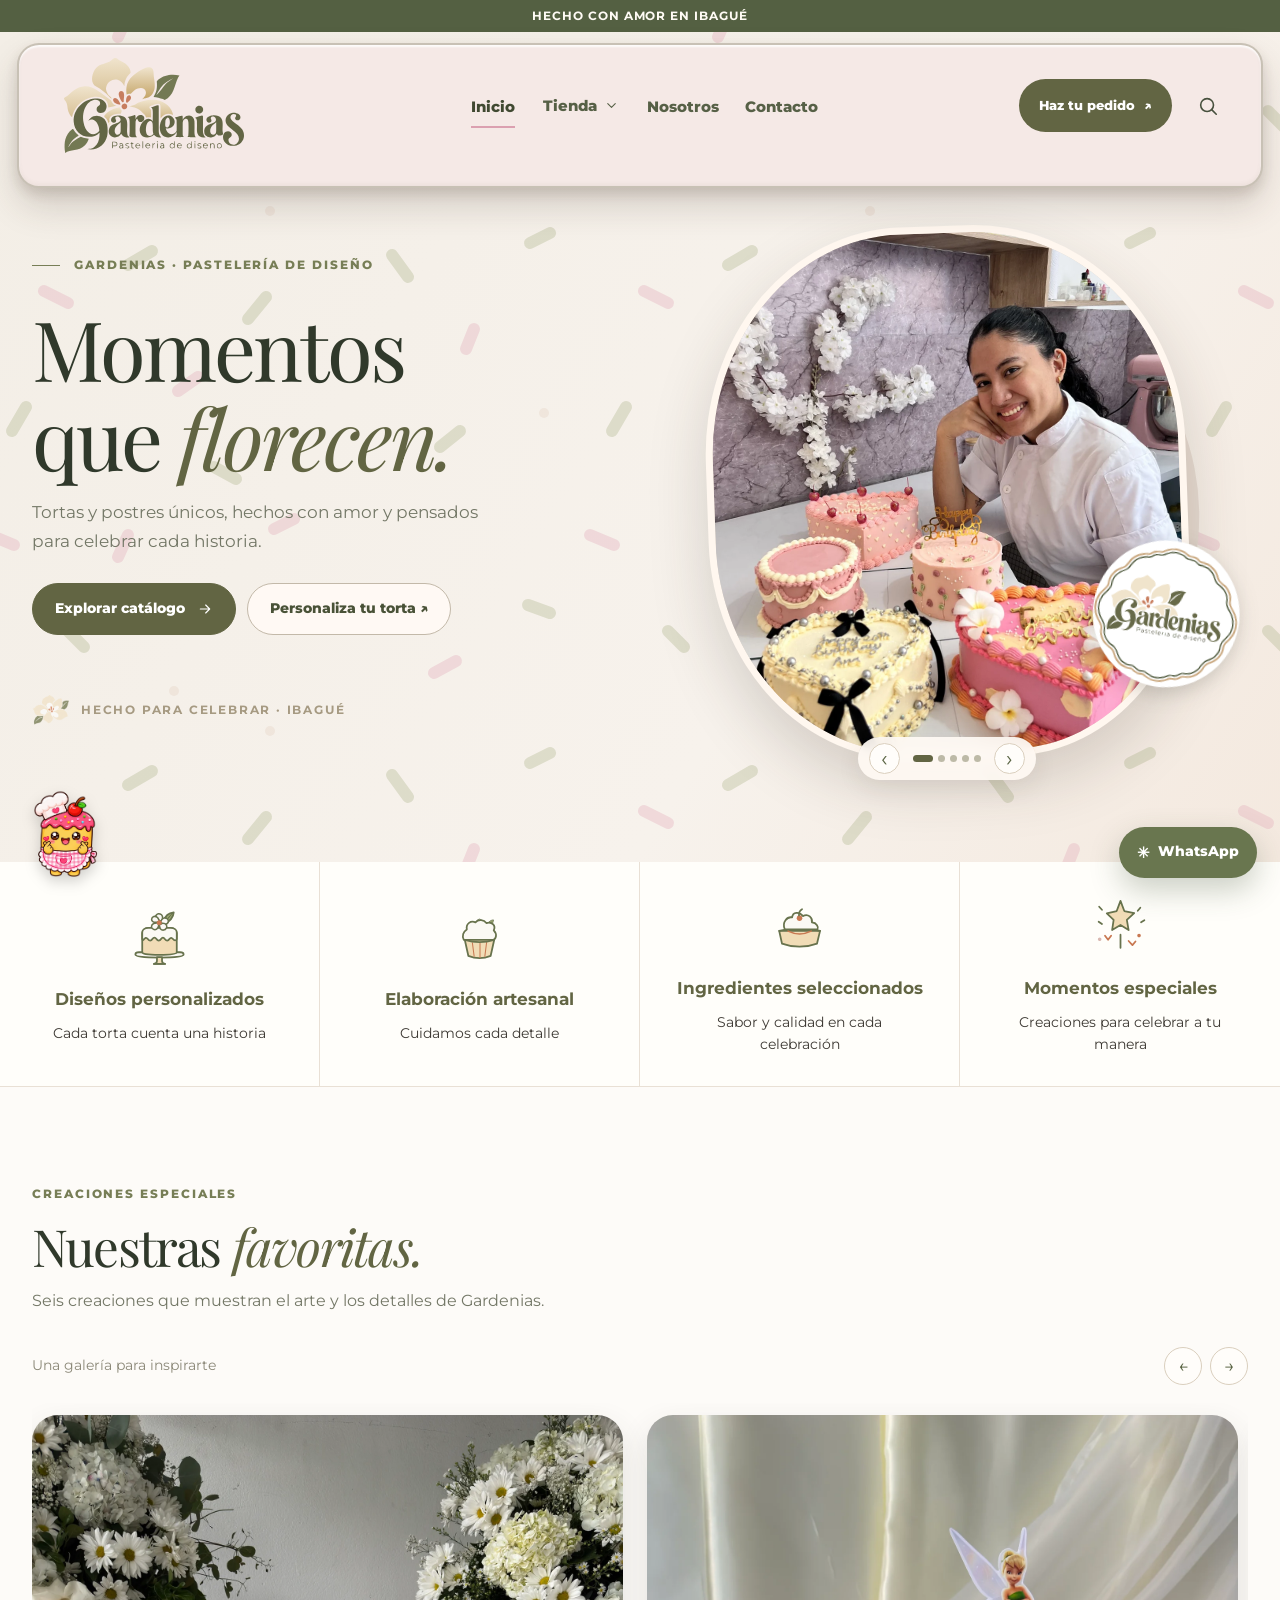
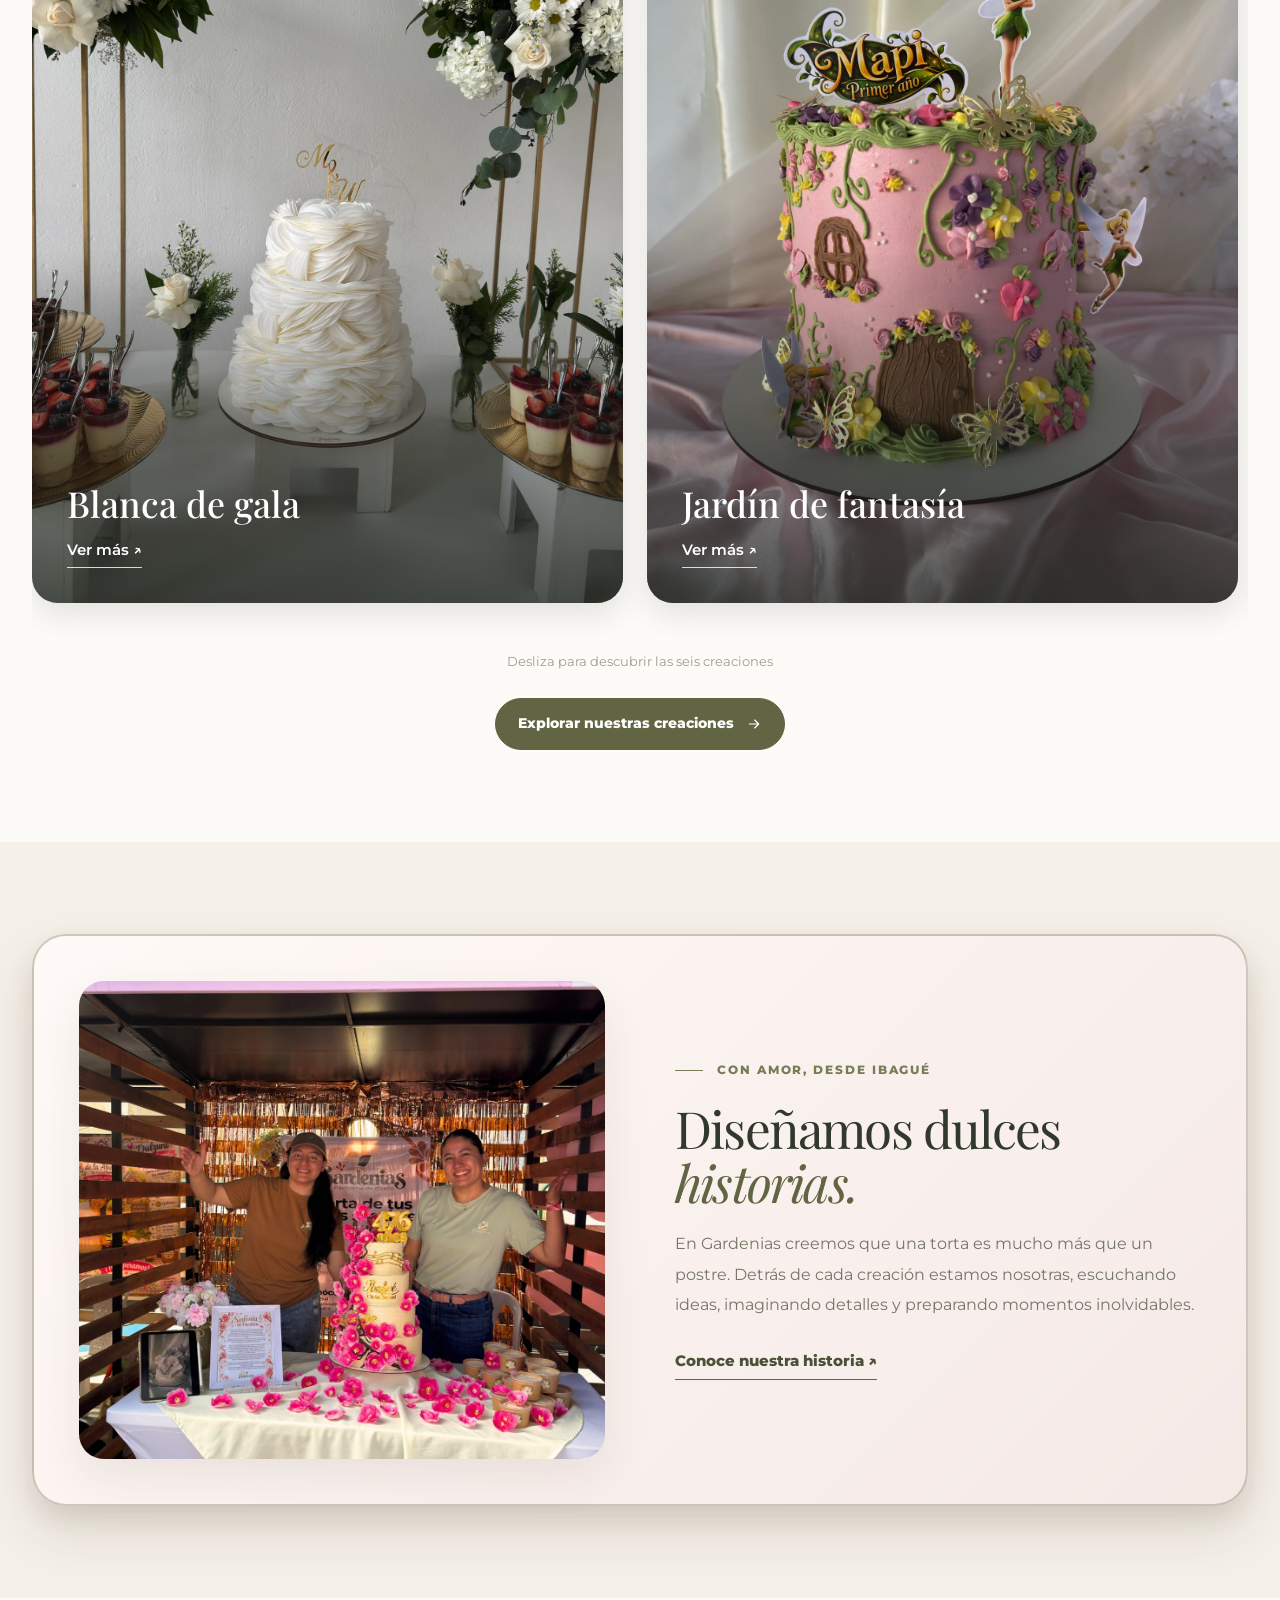
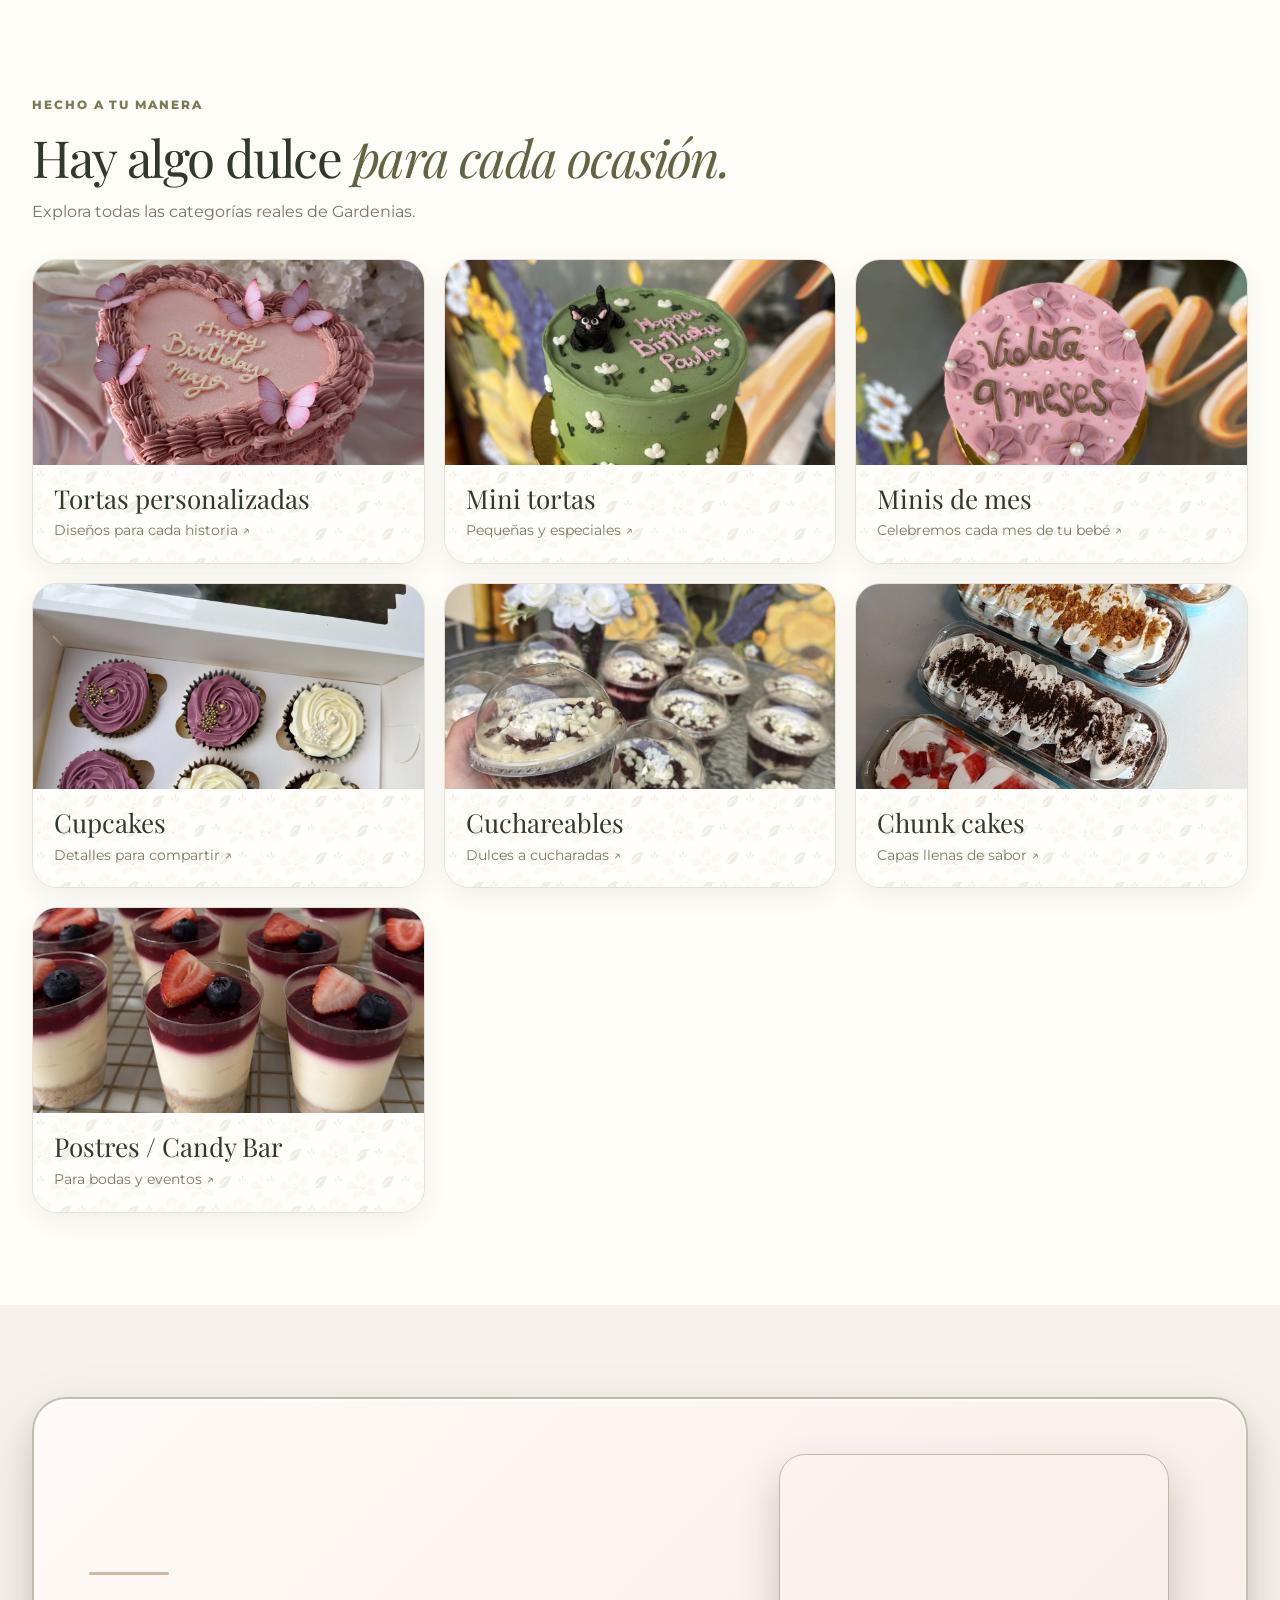
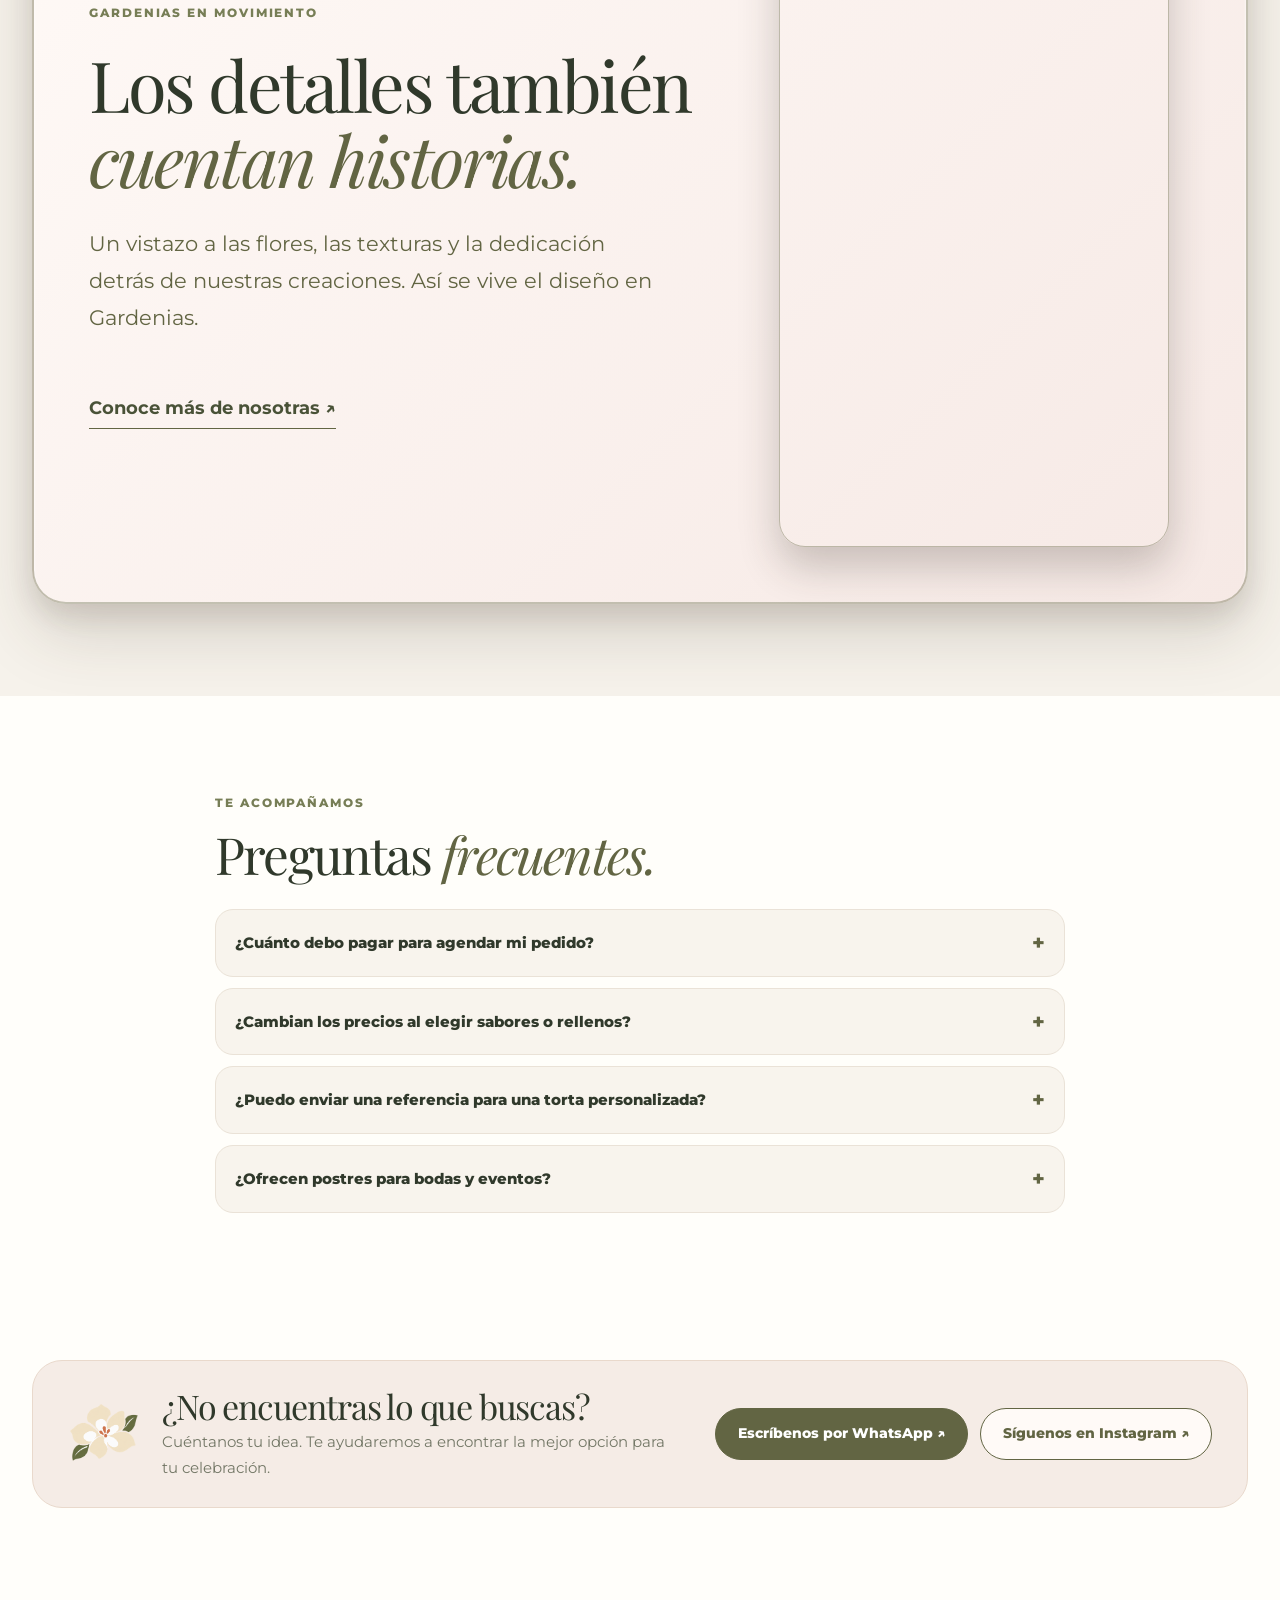
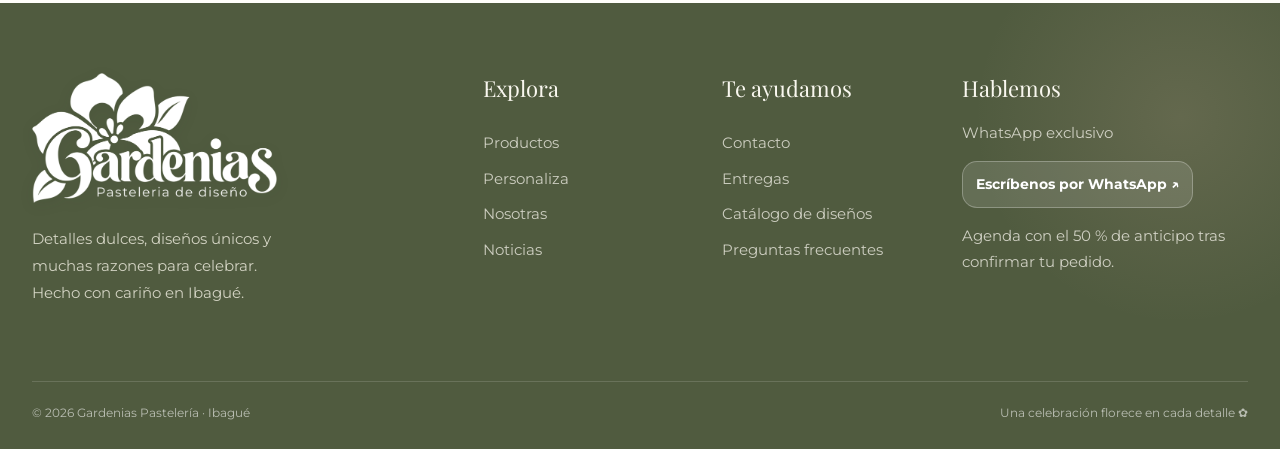
<file: index.html>
<!doctype html>
<html lang="es">
<head>
<meta charset="utf-8"><meta name="viewport" content="width=device-width, initial-scale=1">
<meta name="theme-color" content="#fdfbf7">
<meta name="description" content="Gardenias Pastelería de diseño en Ibagué. Tortas personalizadas, mini tortas, cupcakes, cuchareables, chunk cakes y candy bar para bodas y eventos.">
<link rel="icon" href="assets/img/logos/favicon-gardenias.png">
<link rel="stylesheet" href="assets/css/style.css">
<title>Gardenias Pastelería | Index</title>
</head>
<body data-page="index"><div id="app"></div>
<script src="assets/js/data.js" defer></script>
<script src="assets/js/app.js" defer></script>
</body></html>
</file>
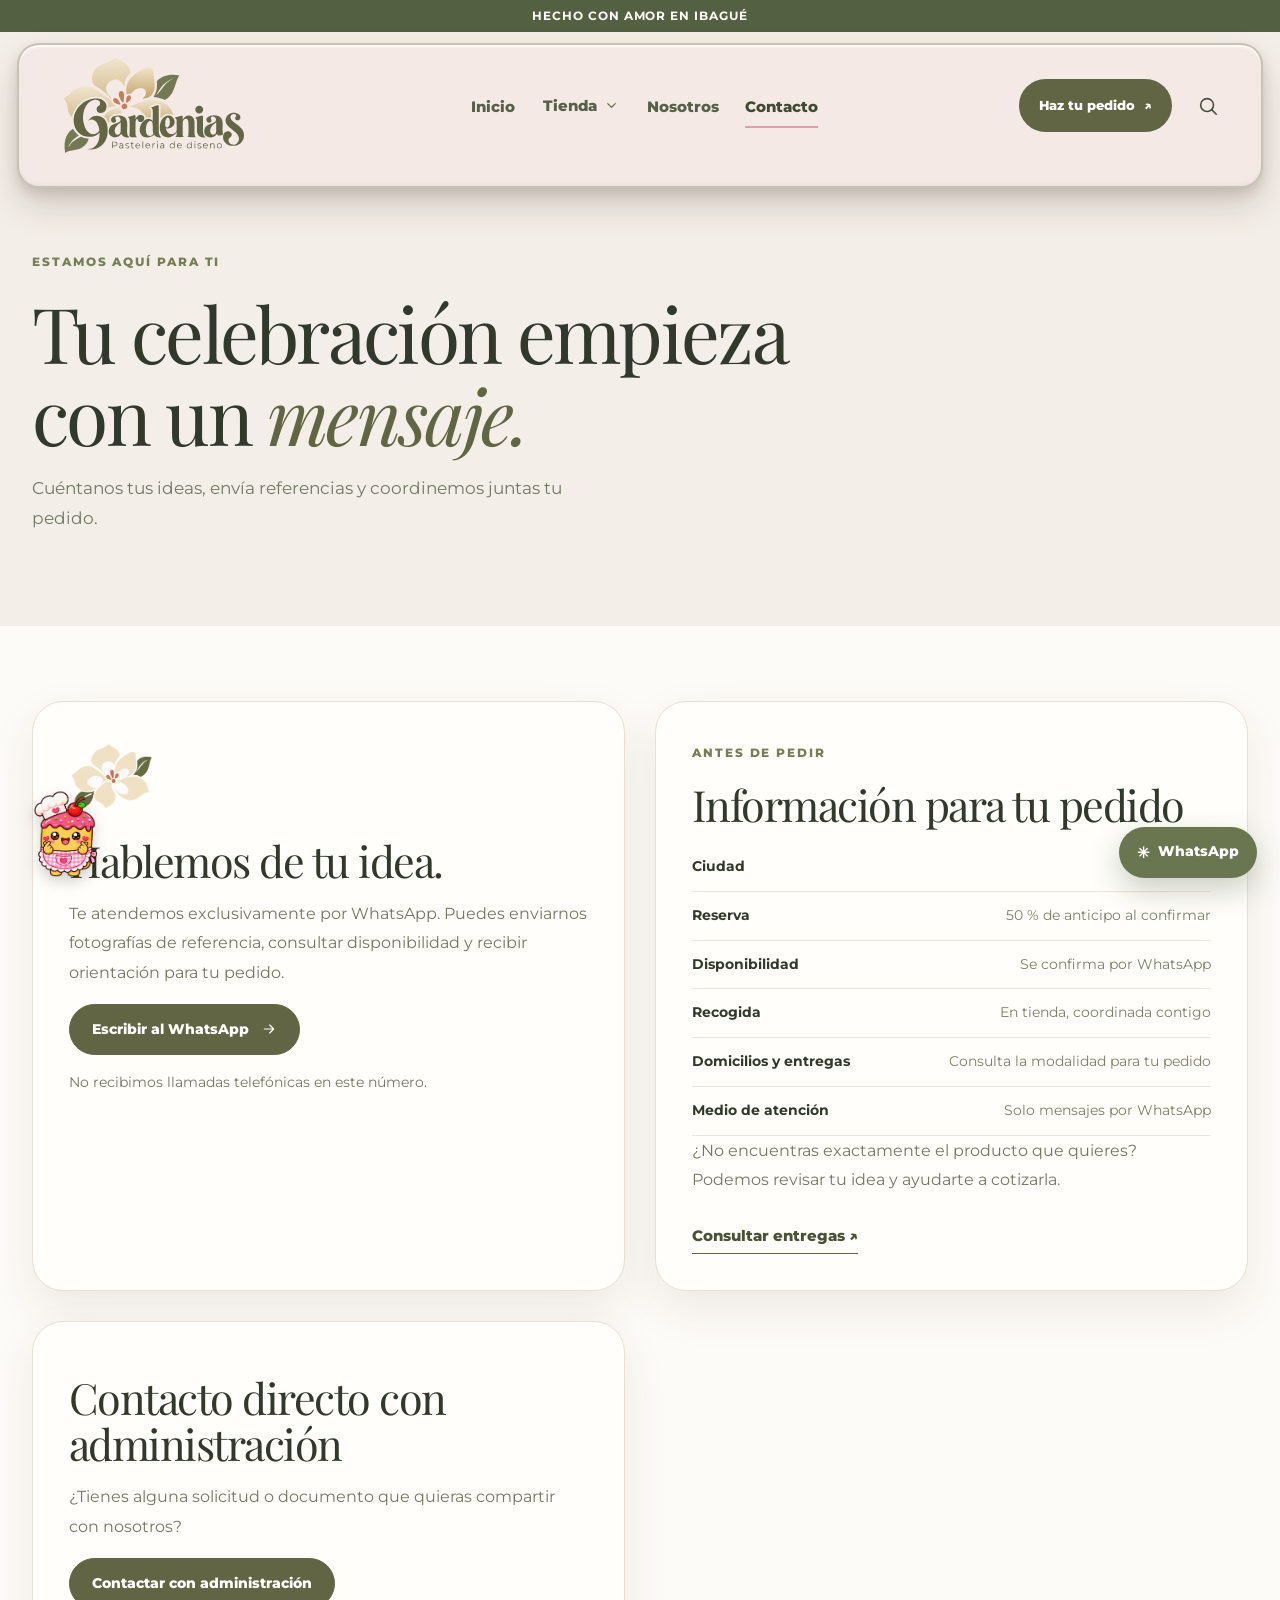
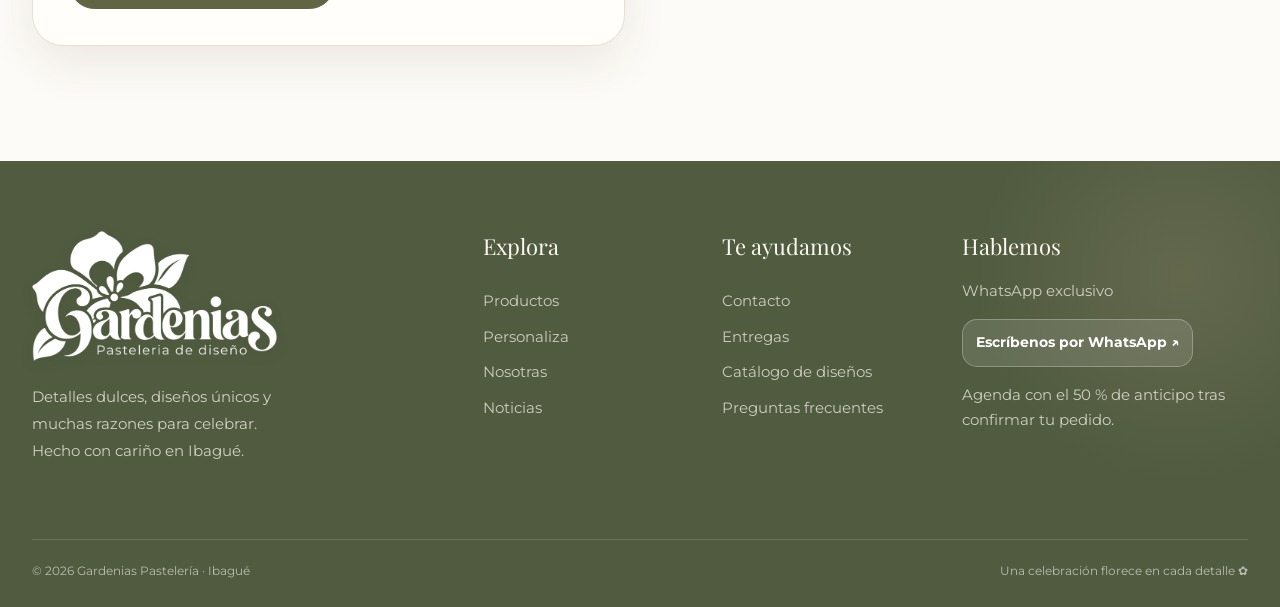
<file: contacto.html>
<!doctype html>
<html lang="es">
<head>
<meta charset="utf-8"><meta name="viewport" content="width=device-width, initial-scale=1">
<meta name="theme-color" content="#fdfbf7">
<meta name="description" content="Gardenias Pastelería de diseño en Ibagué. Tortas personalizadas, mini tortas, cupcakes, cuchareables, chunk cakes y candy bar para bodas y eventos.">
<link rel="icon" href="assets/img/logos/favicon-gardenias.png">
<link rel="stylesheet" href="assets/css/style.css">
<title>Gardenias Pastelería | Contacto</title>
</head>
<body data-page="contacto"><div id="app"></div>
<script src="assets/js/data.js" defer></script>
<script src="assets/js/app.js" defer></script>
</body></html>
</file>
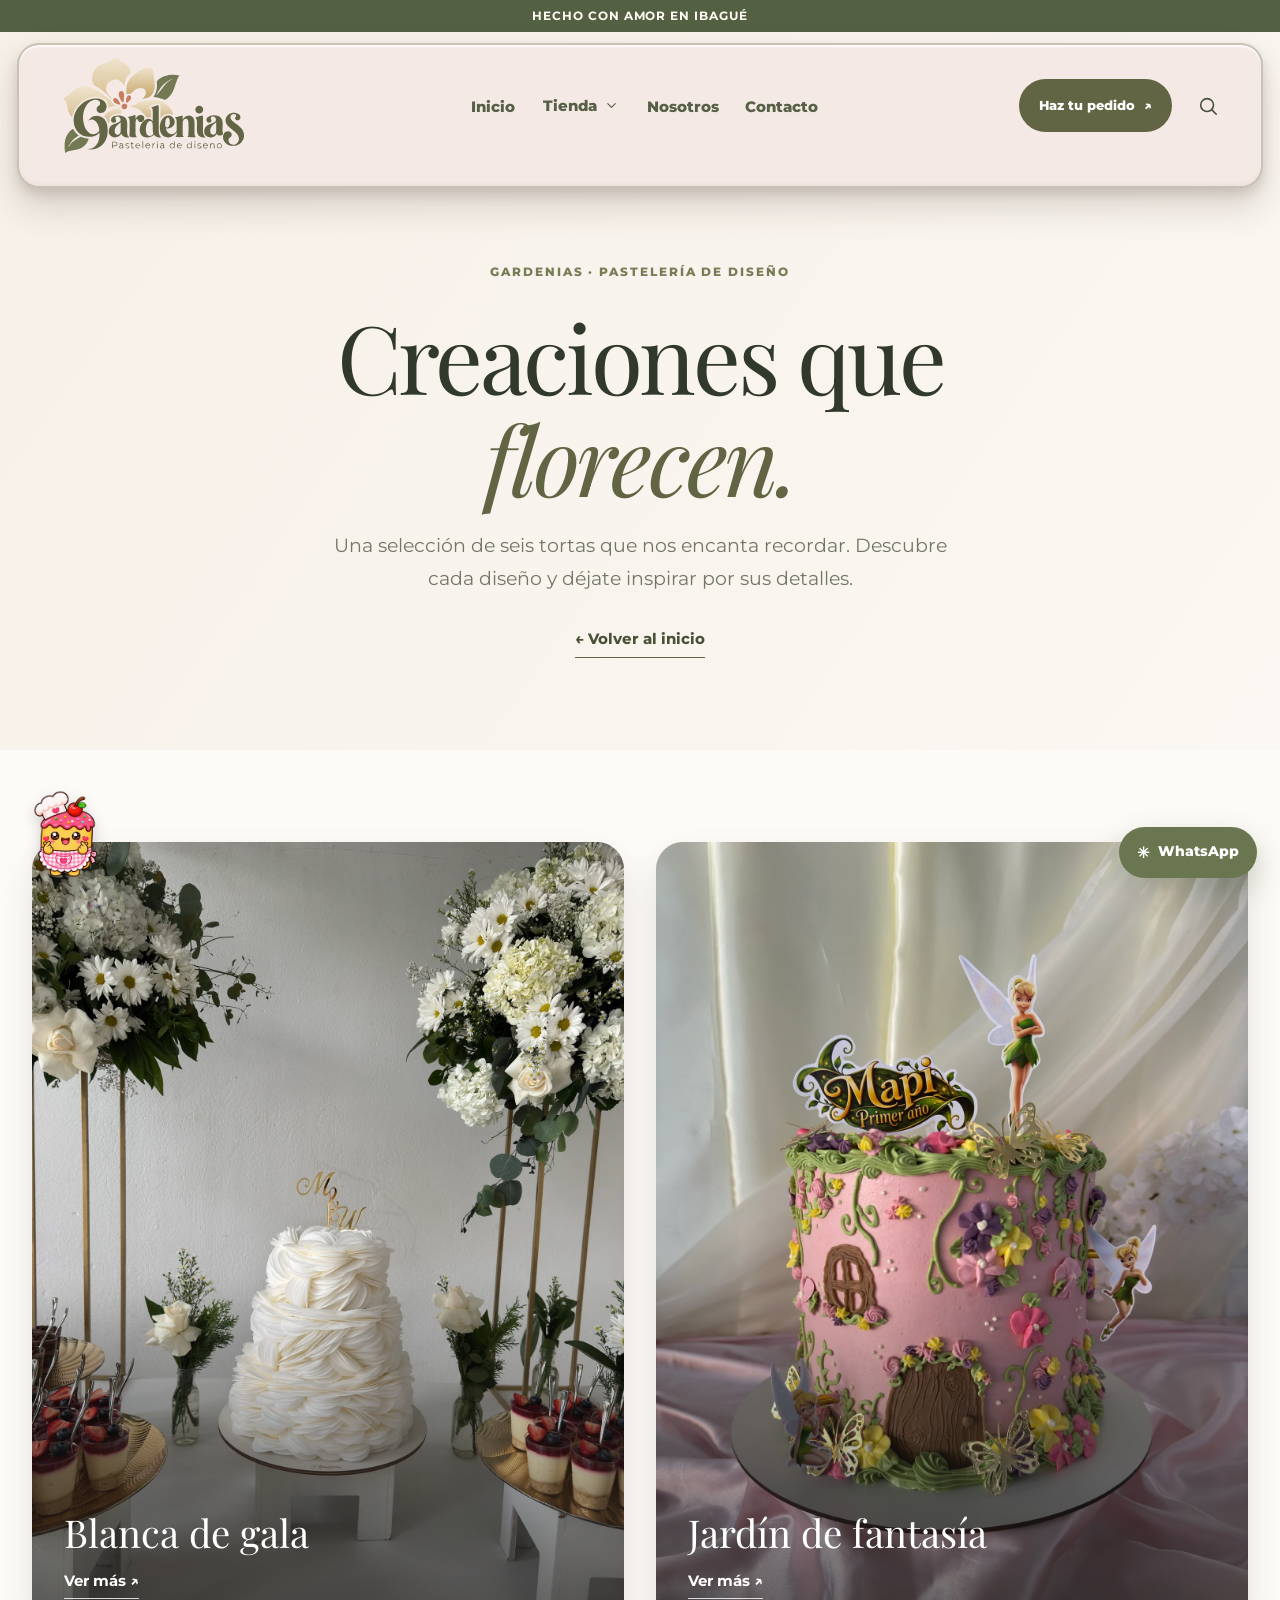
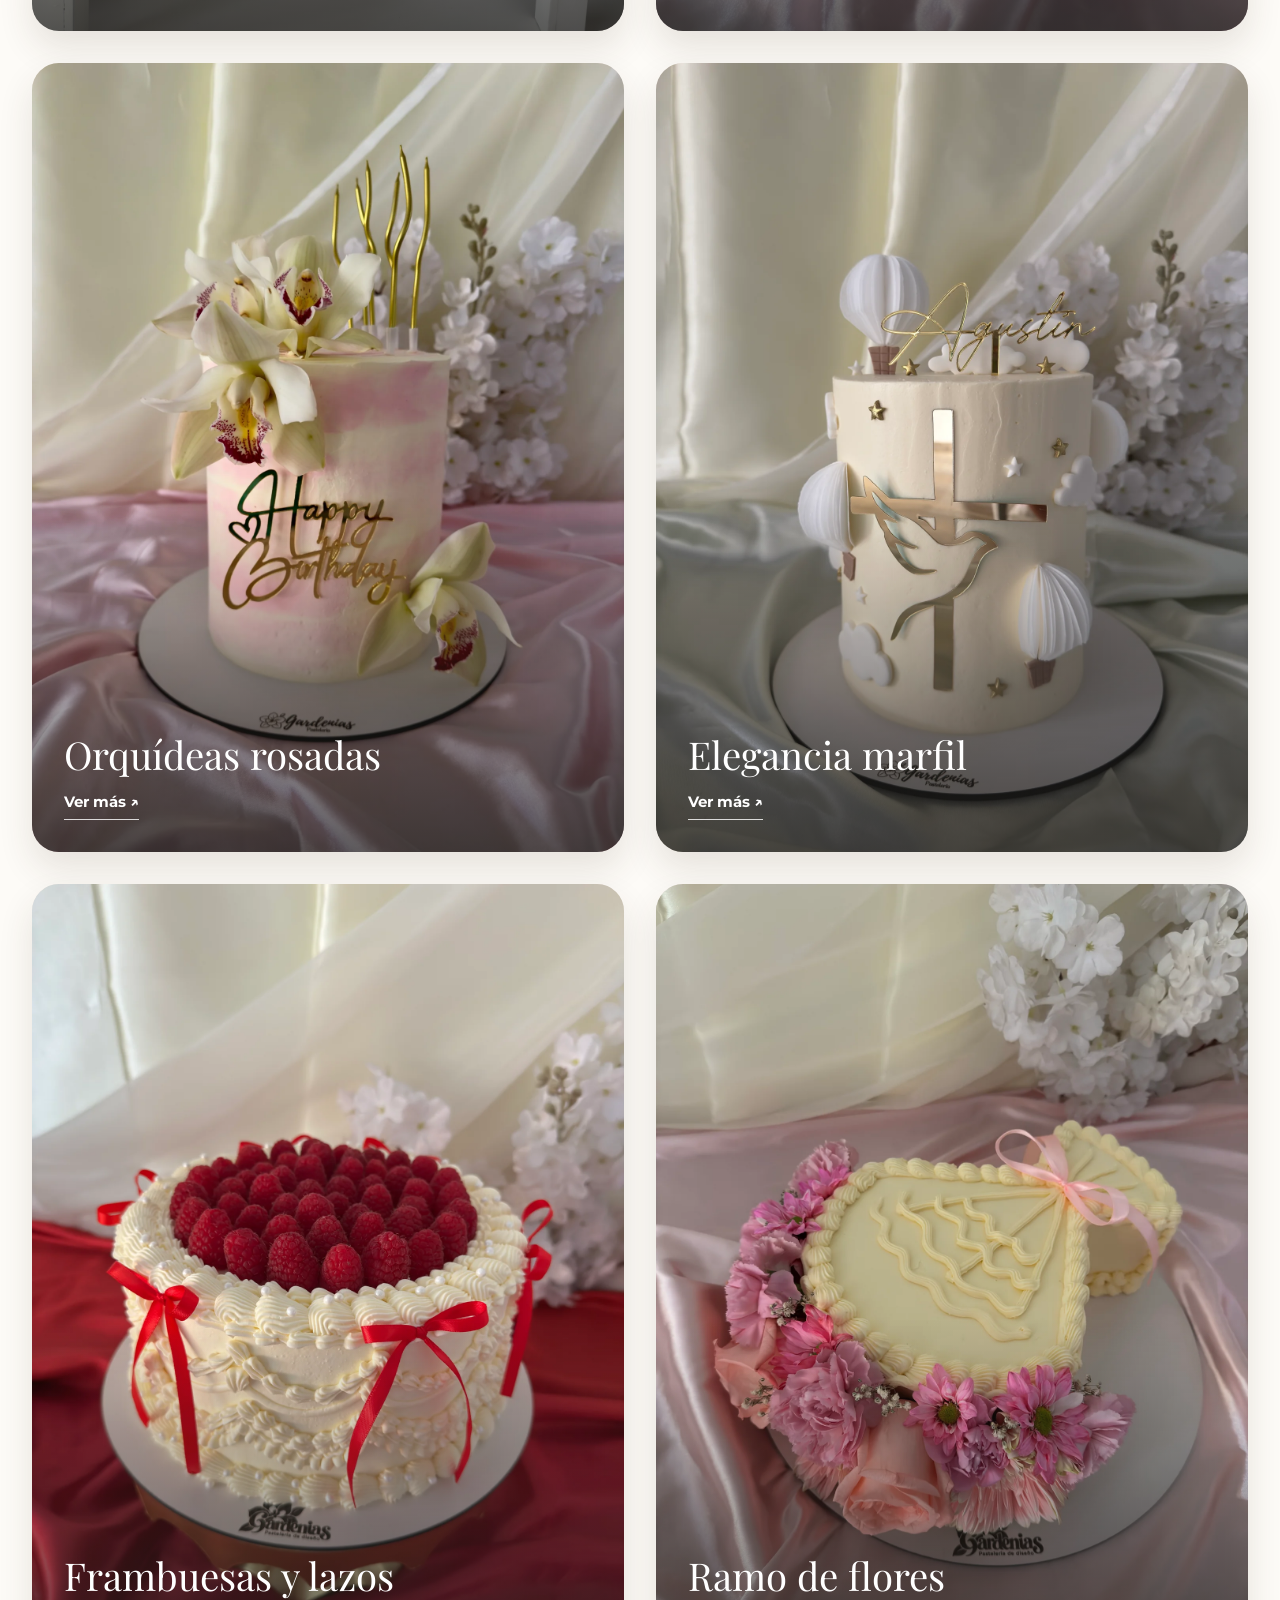
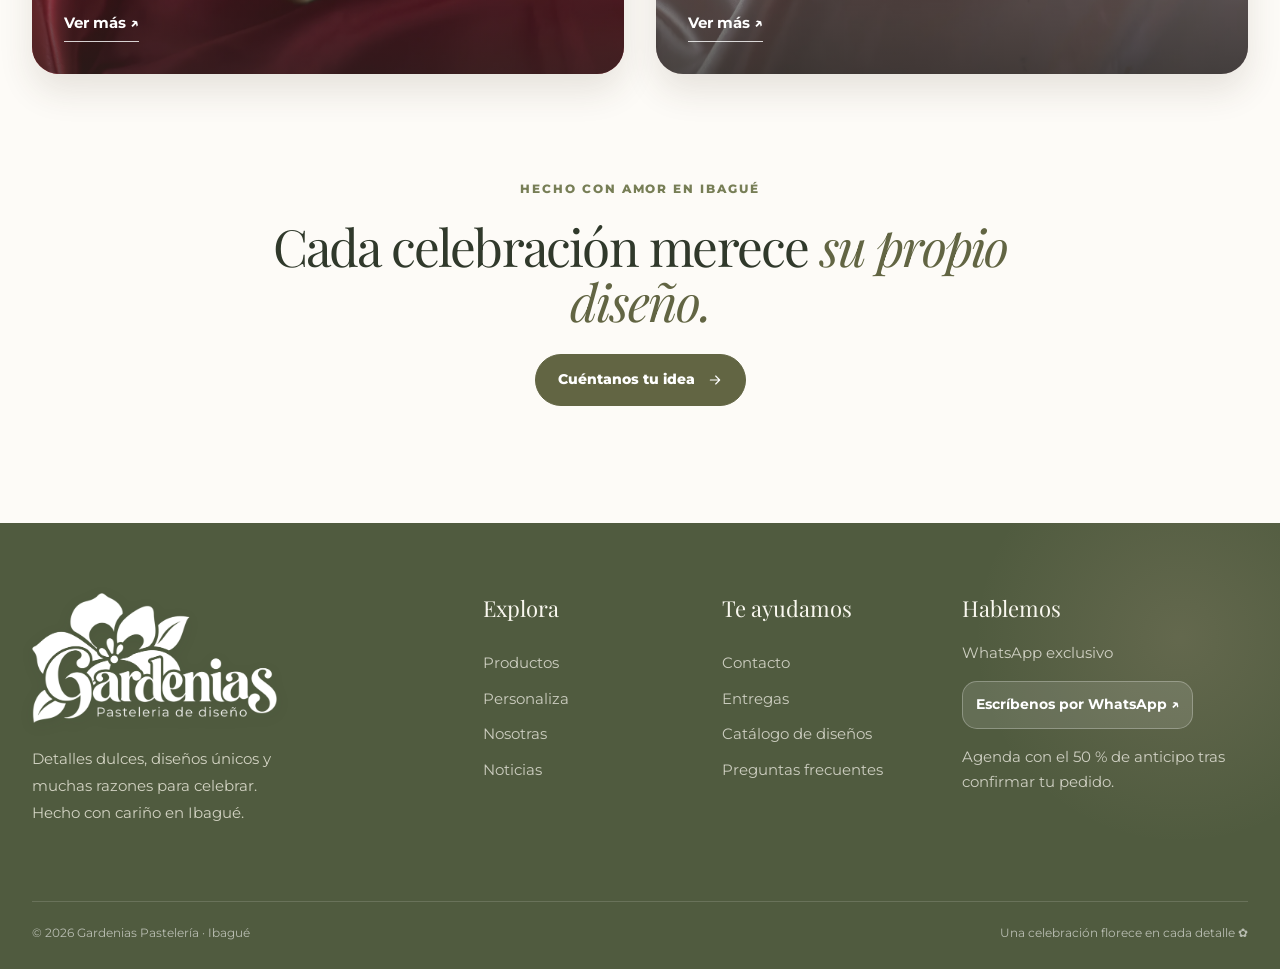
<file: creaciones.html>
<!doctype html>
<html lang="es">
<head>
  <meta charset="utf-8">
  <meta name="viewport" content="width=device-width, initial-scale=1">
  <meta name="theme-color" content="#fdfbf7">
  <meta name="description" content="Descubre las creaciones especiales de Gardenias Pastelería de diseño, elaboradas en Ibagué.">
  <link rel="icon" href="assets/img/logos/favicon-gardenias.png">
  <link rel="stylesheet" href="assets/css/style.css">
  <title>Nuestras creaciones | Gardenias Pastelería</title>
</head>
<body data-page="creaciones">
  <div id="app"></div>
  <script src="assets/js/data.js" defer></script>
  <script src="assets/js/app.js" defer></script>
</body>
</html>
</file>
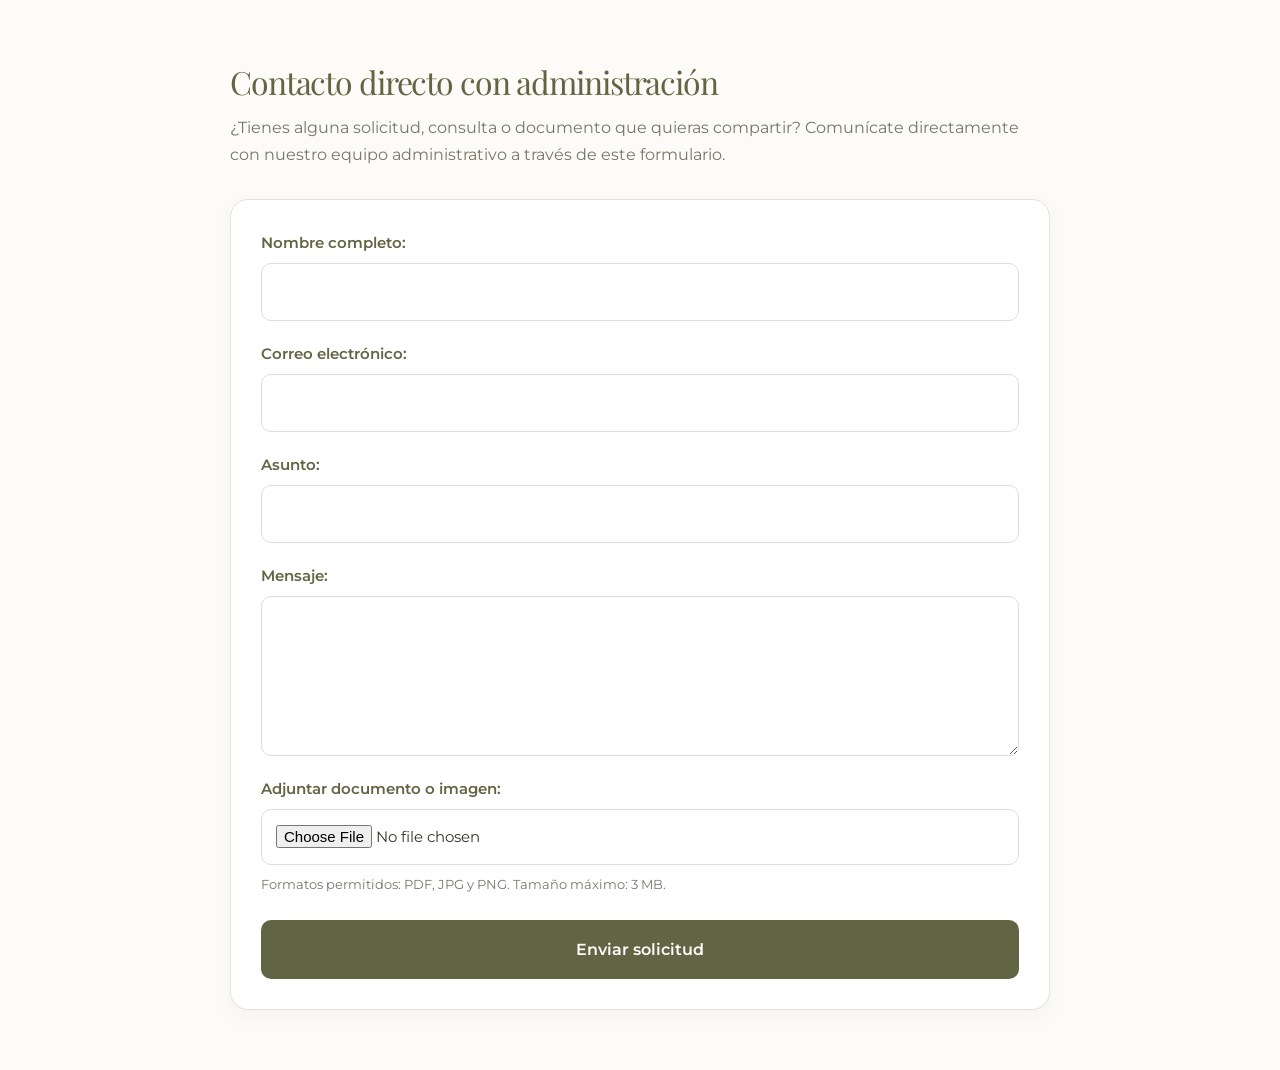
<file: formulario.html>
<!DOCTYPE html>
<html lang="es">
<head>
  <meta charset="UTF-8">
  <meta name="viewport" content="width=device-width, initial-scale=1.0">
  <title>Administración | Gardenias Pastelería</title>
  <link rel="stylesheet" href="assets/css/style.css">
  <link rel="stylesheet" href="assets/css/formulario.css">
</head>

<body>

  <h1>Contacto directo con administración</h1>

  <p>
    ¿Tienes alguna solicitud, consulta o documento que quieras
    compartir? Comunícate directamente con nuestro equipo
    administrativo a través de este formulario.
  </p>

  <form id="formularioCorreo" enctype="multipart/form-data">

    <label for="nombre">Nombre completo:</label>
    <input
      type="text"
      id="nombre"
      name="nombre"
      required
    >

    <label for="email">Correo electrónico:</label>
    <input
      type="email"
      id="email"
      name="email"
      required
    >

    <label for="asunto">Asunto:</label>
    <input
      type="text"
      id="asunto"
      name="asunto"
      required
    >

    <label for="mensaje">Mensaje:</label>
    <textarea
      id="mensaje"
      name="mensaje"
      rows="5"
      required
    ></textarea>

    <label for="archivo">Adjuntar documento o imagen:</label>
    <input
      type="file"
      id="archivo"
      name="archivo"
      accept=".pdf,.jpg,.jpeg,.png"
    >

    <small>
      Formatos permitidos: PDF, JPG y PNG.
      Tamaño máximo: 3 MB.
    </small>

    <button type="submit">
      Enviar solicitud
    </button>

  </form>

  <p id="resultado" role="status" aria-live="polite"></p>

  <script>
    document.getElementById("formularioCorreo")
      .addEventListener("submit", async function(evento) {

        evento.preventDefault();

        const resultado = document.getElementById("resultado");
        const boton = this.querySelector('button[type="submit"]');
        const archivo = document.getElementById("archivo").files[0];

        if (archivo && archivo.size > 3 * 1024 * 1024) {
          resultado.textContent = "El archivo no puede superar los 3 MB.";
          return;
        }

        resultado.textContent = "Enviando solicitud...";
        boton.disabled = true;

        try {
          const datos = new FormData(this);

          const respuesta = await fetch("/api/enviar", {
            method: "POST",
            body: datos
          });

          const contenido = await respuesta.json();

          if (!respuesta.ok) {
            throw new Error(
              contenido.error || "No se pudo enviar la solicitud."
            );
          }

          resultado.textContent =
            "¡Tu solicitud fue enviada correctamente!";

          this.reset();

        } catch (error) {
          resultado.textContent = error.message;

        } finally {
          boton.disabled = false;
        }

      });
  </script>

</body>
</html>
</file>
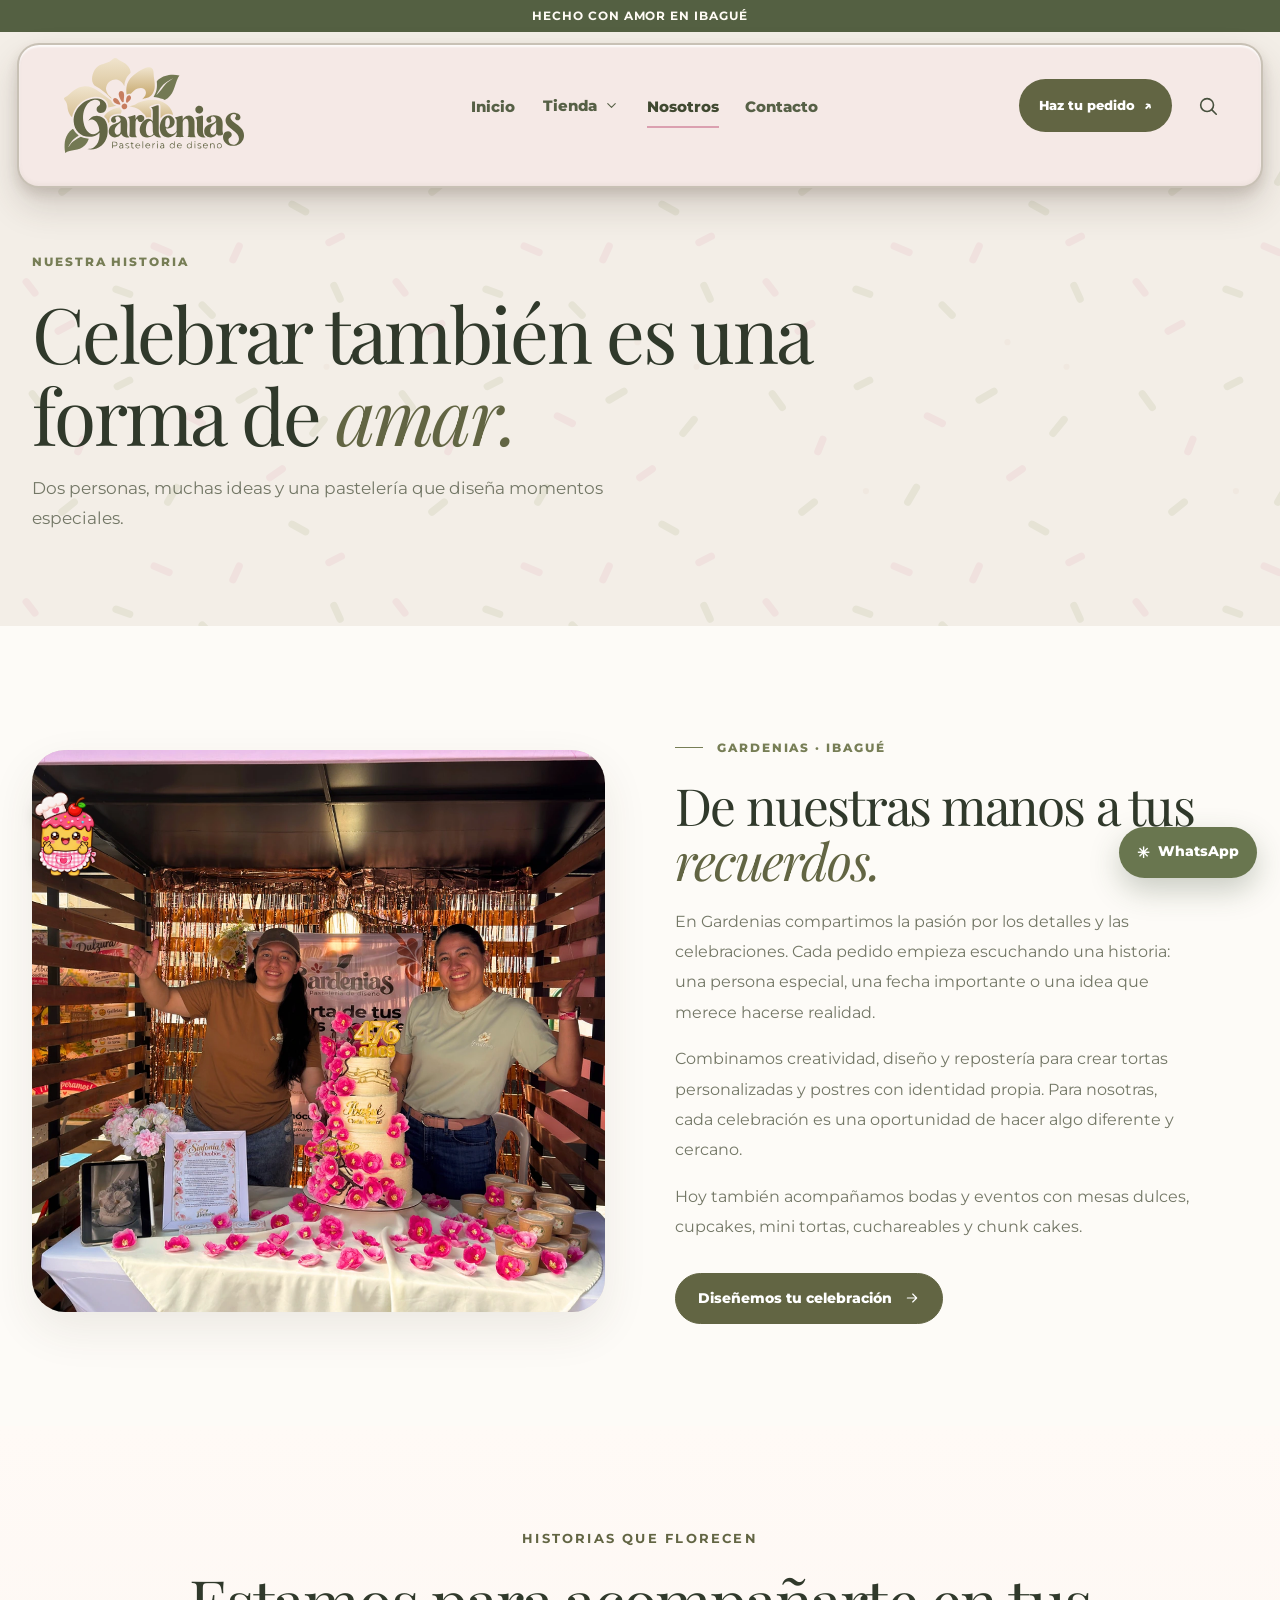
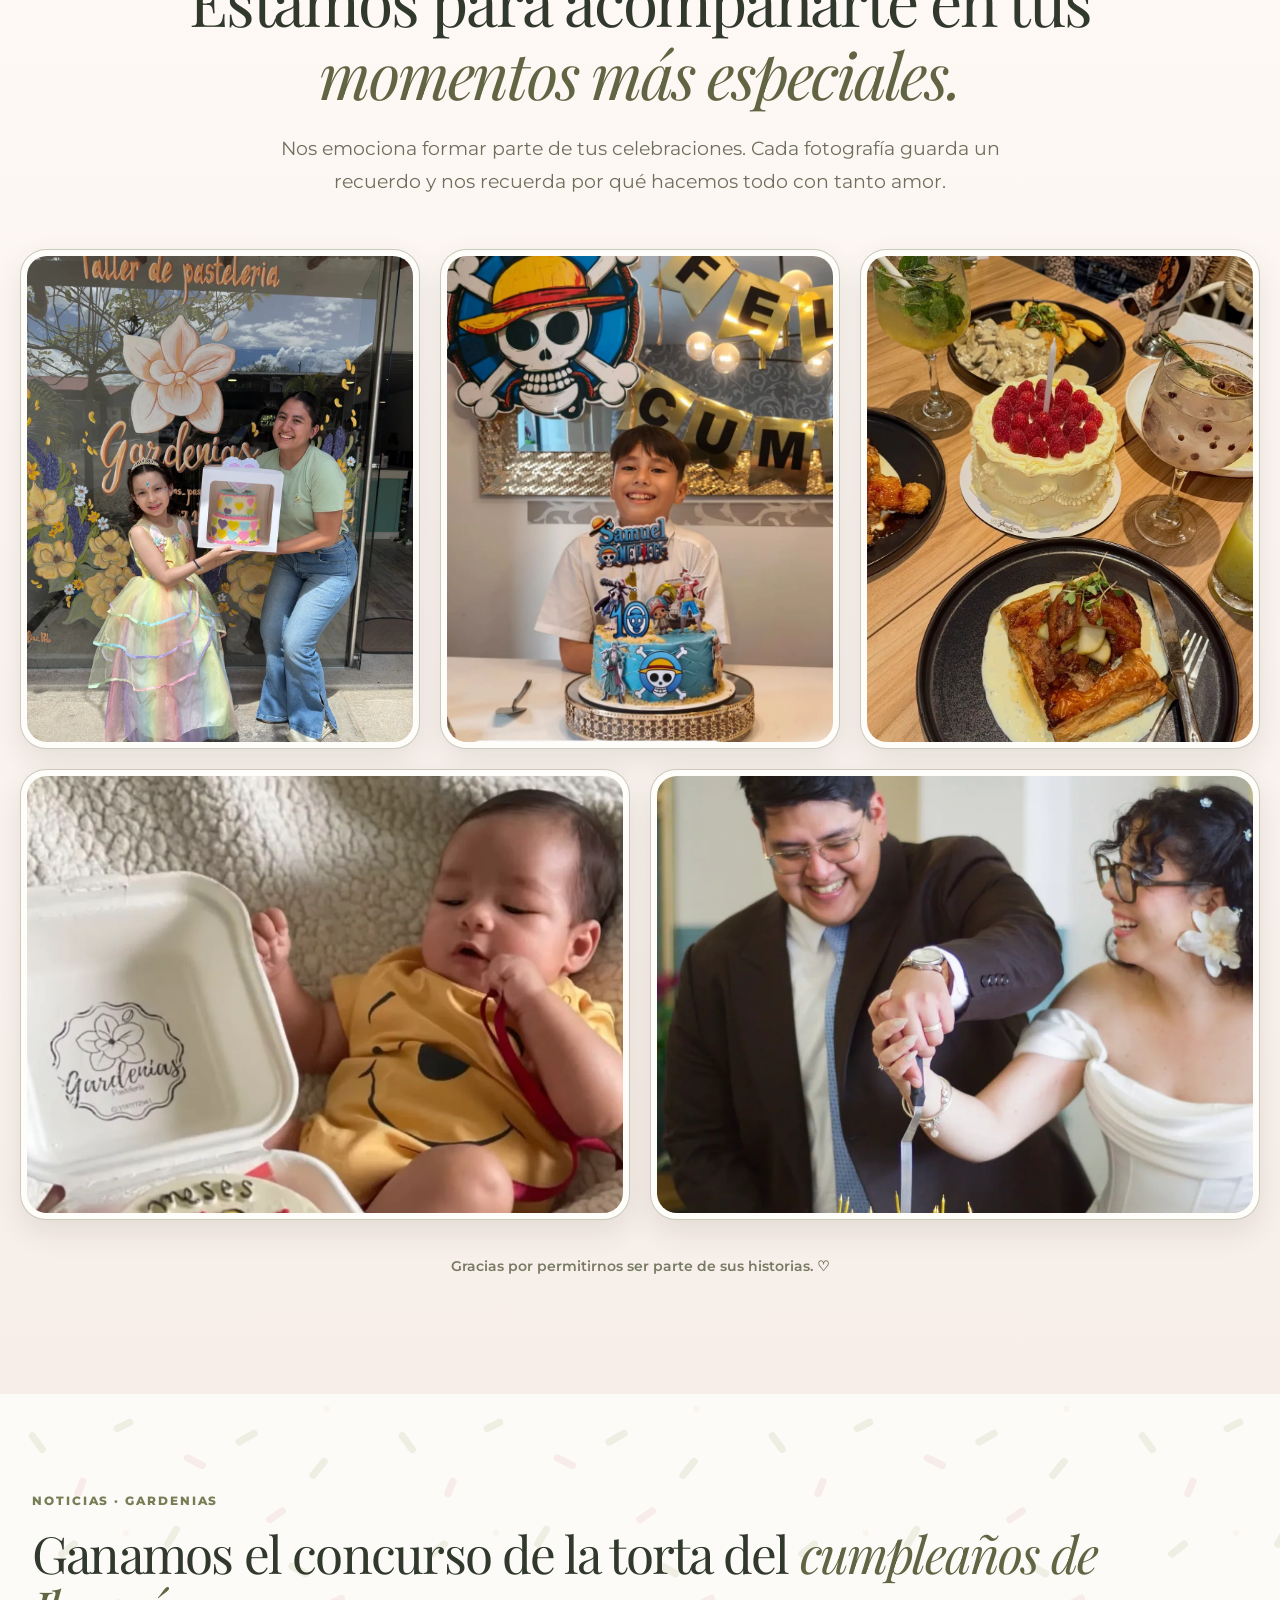
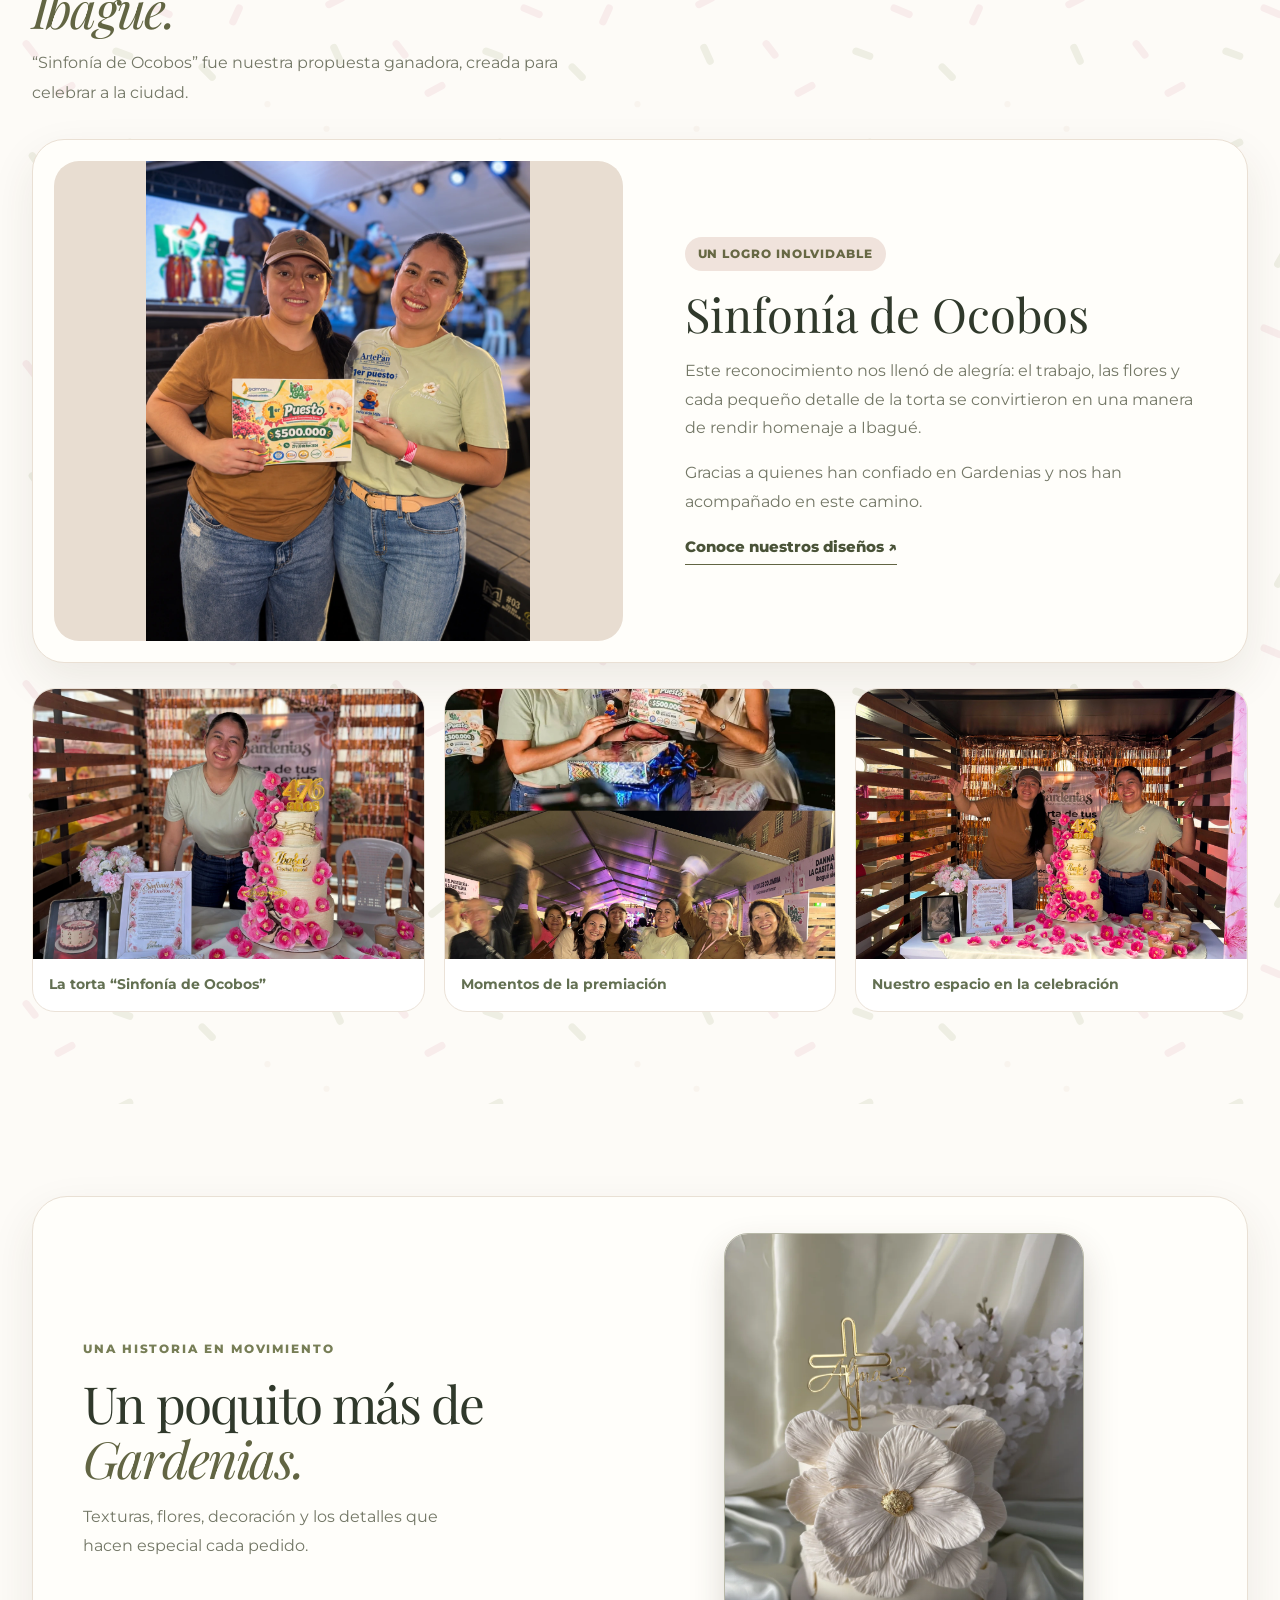
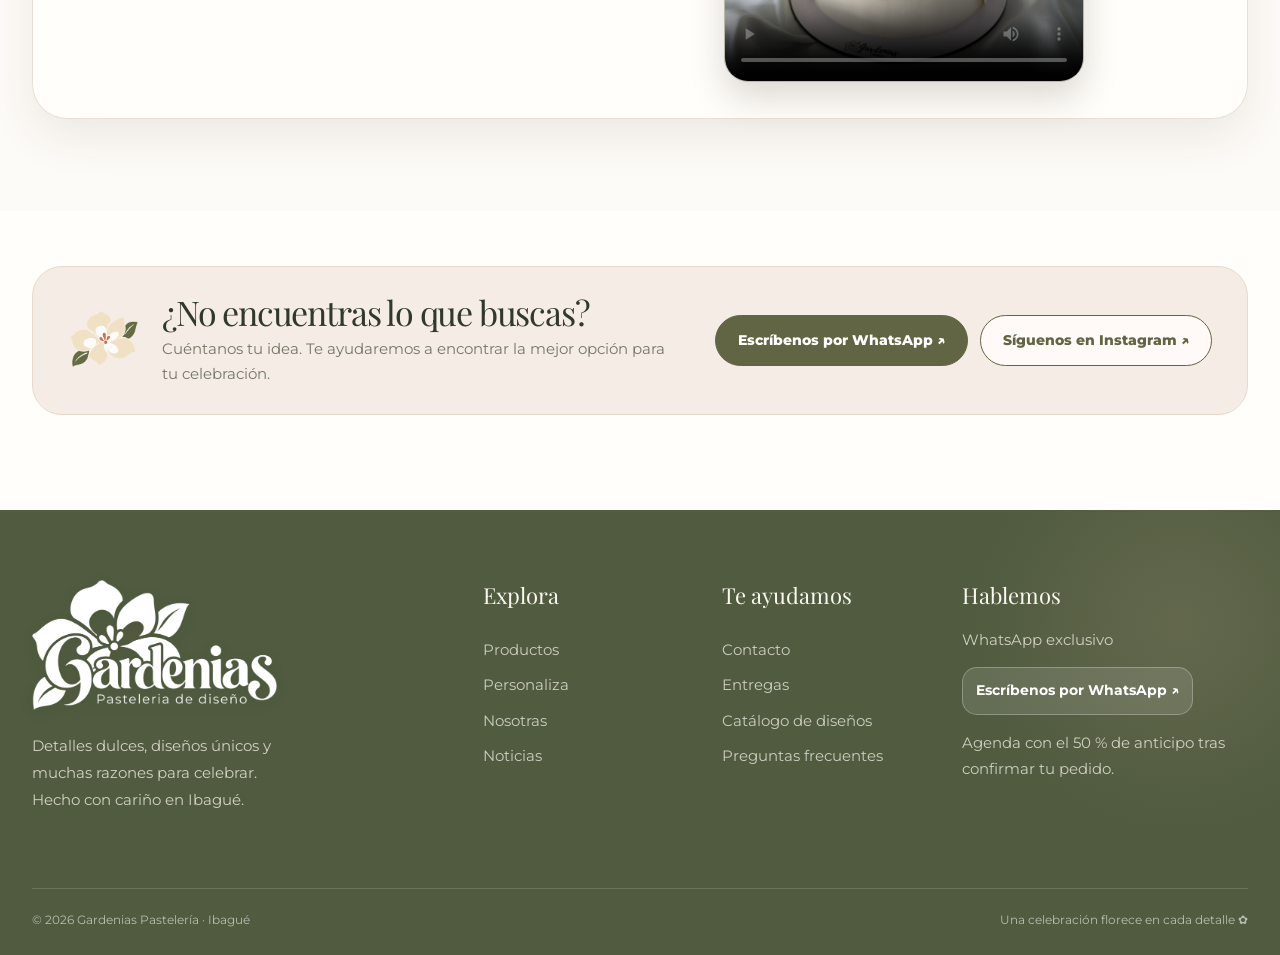
<file: nosotros.html>
<!doctype html>
<html lang="es">
<head>
  <meta charset="utf-8">
  <meta name="viewport" content="width=device-width, initial-scale=1">
  <meta name="theme-color" content="#ffdbf7">
  <meta name="description" content="Gardenias Pastelería de diseño en Ibagué. Tortas personalizadas, mini tortas, cupcakes, cuchareables, chunk cakes y candy bar para bodas y eventos.">

  <link rel="icon" href="assets/img/logos/favicon-gardenias.png">

  <!-- Estilos principales -->
  <link rel="stylesheet" href="assets/css/style.css">

  <!-- Estilos de la galería de clientes -->
  <link rel="stylesheet" href="assets/css/galeria-clientes.css">

  <title>Gardenias Pastelería | Nosotros</title>
</head>

<body data-page="nosotros">

  <div id="app"></div>

  <!-- Código principal de Gardenias -->
  <script src="assets/js/data.js" defer></script>
  <script src="assets/js/app.js" defer></script>

  <!-- Galería de momentos especiales -->
  <script src="assets/js/galeria-clientes.js" defer></script>

</body>
</html>
</file>
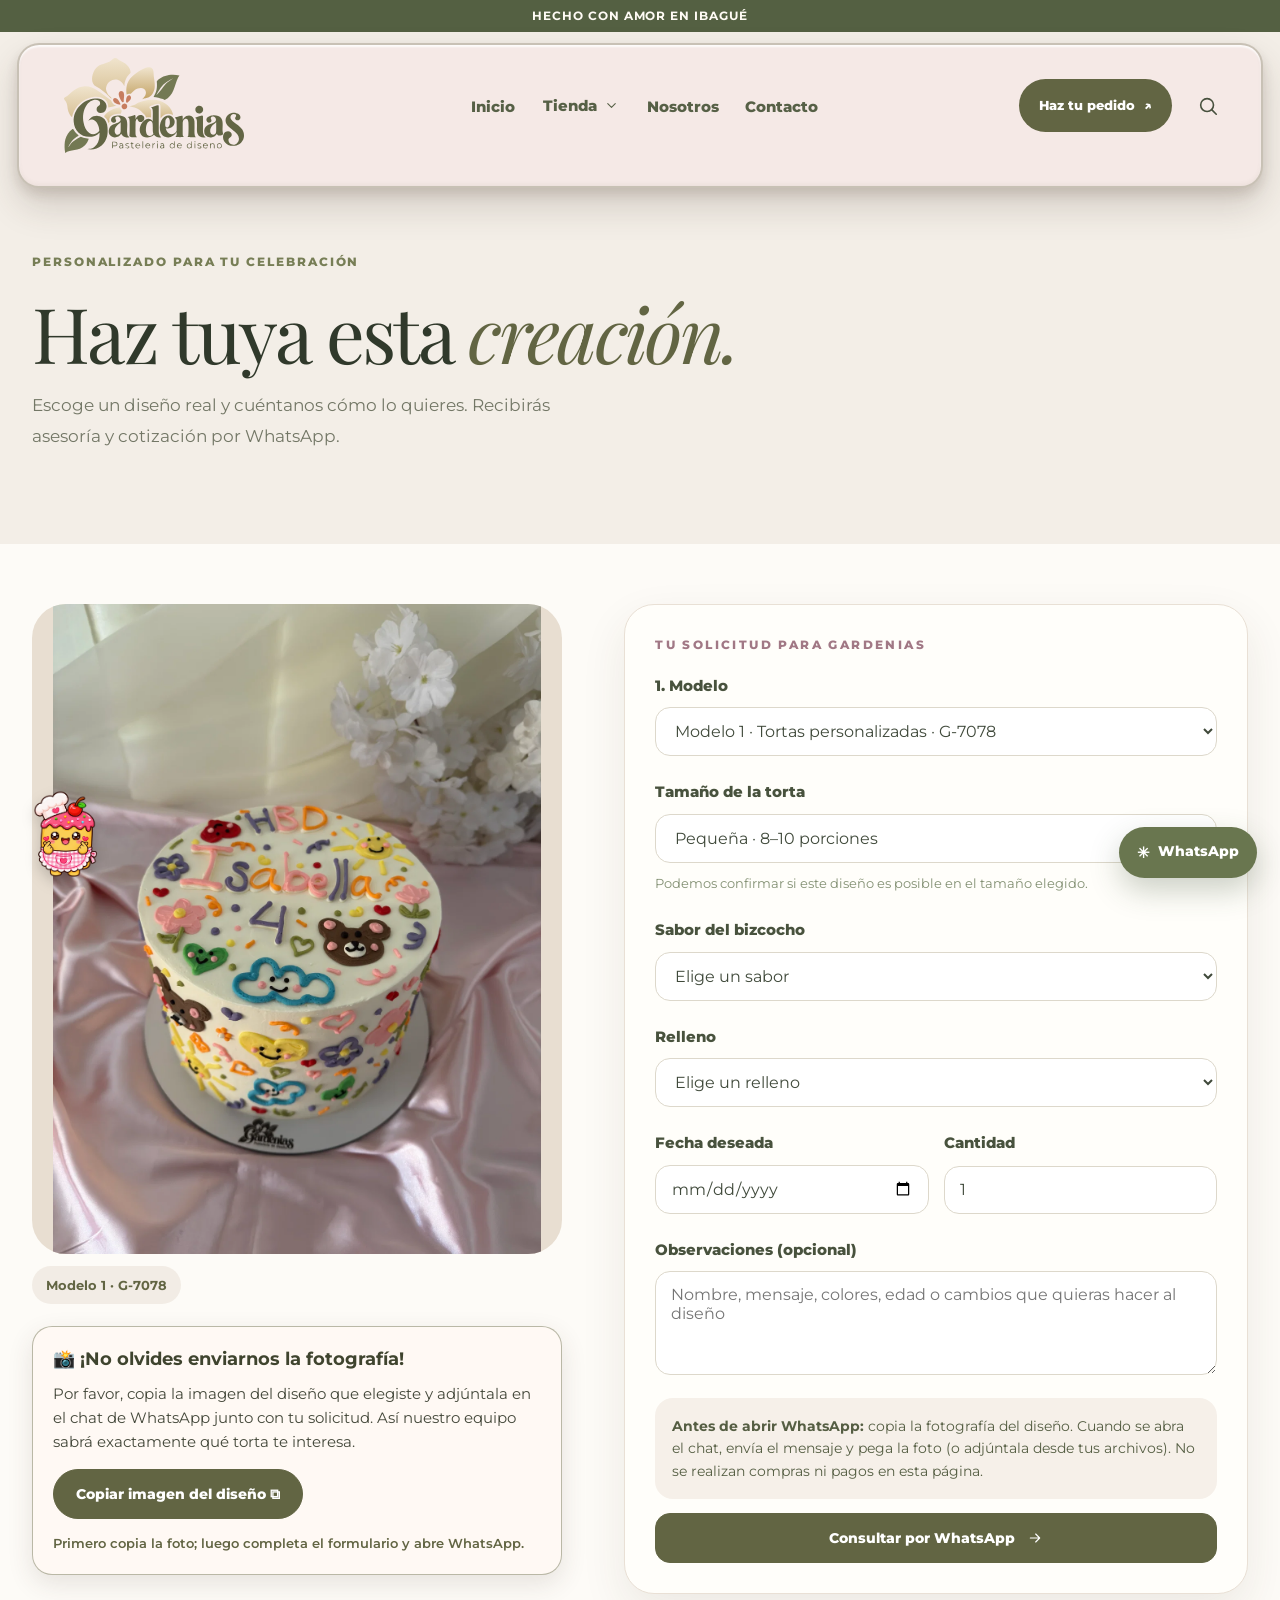
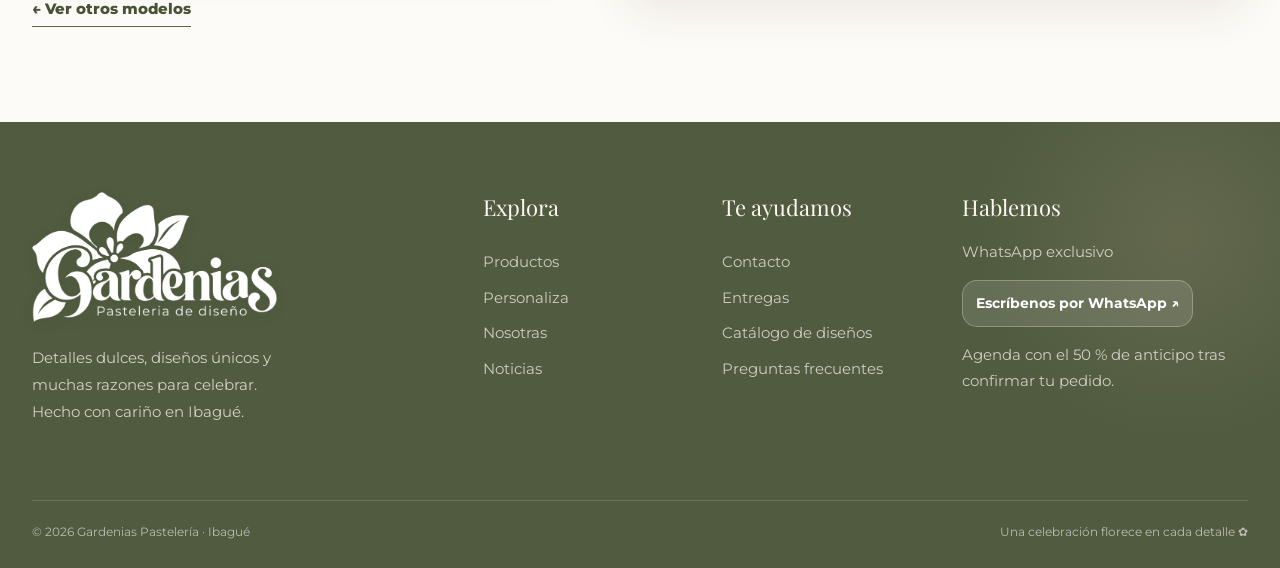
<file: personaliza.html>
<!doctype html>
<html lang="es">
<head>
<meta charset="utf-8"><meta name="viewport" content="width=device-width, initial-scale=1">
<meta name="theme-color" content="#fdfbf7">
<meta name="description" content="Gardenias Pastelería de diseño en Ibagué. Tortas personalizadas, mini tortas, cupcakes, cuchareables, chunk cakes y candy bar para bodas y eventos.">
<link rel="icon" href="assets/img/logos/favicon-gardenias.png">
<link rel="stylesheet" href="assets/css/style.css">
<title>Gardenias Pastelería | Personaliza</title>
</head>
<body data-page="personaliza"><div id="app"></div>
<script src="assets/js/data.js" defer></script>
<script src="assets/js/app.js" defer></script>
</body></html>
</file>
<file: assets/css/style.css>
@import url("https://fonts.googleapis.com/css2?family=Montserrat:wght@400;500;600;700;800&family=Playfair+Display:ital,wght@0,400;0,500;0,600;0,700;1,400;1,500;1,600;1,700&display=swap");
:root{
 --ink:#30392b;--olive:#626543;--olive-dark:#495237;--sage:#87916d;--pink:#dba0b0;--blush:#f5e7e6;
 --beige:#d0b7a1;--paper:#fdfbf7;--cream:#f6f0e8;--line:#e9e0d5;--muted:#737766;
 --font:'Montserrat','Segoe UI',Arial,sans-serif;--serif: 'Playfair Display', Georgia, serif;
 --shadow:0 18px 46px rgba(65,52,36,.09);--easing:cubic-bezier(.22,1,.36,1);
}
*,*::before,*::after{box-sizing:border-box}
html{scroll-behavior:smooth;scroll-padding-top:125px}
body{margin:0;background:var(--paper);font-family:var(--font);color:var(--ink);font-size:16px;line-height:1.7}
body,button,input,select,textarea{font-family:var(--font)}
button,a,input,select,textarea{touch-action:manipulation}
button{cursor:pointer}a{text-decoration:none;color:inherit}img{display:block;max-width:100%}button,input,select,textarea{font-size:inherit}
:focus-visible{outline:3px solid #d8a0b2;outline-offset:3px}
::selection{background:#e9bdc6;color:#383a2b}
.container{max-width:1216px;width:calc(100% - 64px);margin:0 auto}.slim{max-width:850px}
.section{padding:92px 0}.eyebrow{display:inline-block;color:#777e56;font-size:12px;font-weight:800;letter-spacing:.16em;text-transform:uppercase}
.with-line{display:flex;align-items:center;gap:14px}.with-line::before{content:"";display:inline-block;width:28px;height:1px;background:currentColor}
h1,h2,h3,p{margin-top:0}h1,h2{font-family:var(--serif);font-weight:400;letter-spacing:-.035em;line-height:1.07}
h1 em,h2 em{font-style:italic;color:var(--olive)}
h2{font-size:clamp(37px,4vw,58px)}
p{color:var(--muted)}
.btn{display:inline-flex;align-items:center;justify-content:center;gap:12px;border-radius:999px;border:1px solid var(--olive);padding:13px 22px;min-height:50px;background:var(--olive);color:#fff;font-size:14px;font-weight:800;white-space:nowrap;transition:transform .25s var(--easing),background .25s,box-shadow .25s}
.btn svg{width:16px;height:16px}.btn:hover{background:var(--olive-dark);transform:translateY(-2px);box-shadow:0 8px 20px rgba(73,82,55,.18)}
.btn-outline{background:#fff9f4;border-color:#c3b9a9;color:var(--olive-dark)}.btn-outline:hover{background:#f1ece1;color:var(--olive-dark)}
.underlink{font-weight:800;display:inline-flex;align-items:center;gap:8px;border-bottom:1px solid var(--olive);padding-bottom:5px;color:var(--olive-dark);font-size:15px}
.underlink:hover{color:#a06678;border-color:#a06678}
.pill{display:inline-block;padding:7px 13px;background:#f0e3dc;color:#676844;border-radius:999px;font-size:12px;font-weight:800;letter-spacing:.08em}
/* HEADER · SINGLE OWNERSHIP FOR POSITIONING AND STACKING */
.top-notice{height:32px;display:flex;align-items:center;justify-content:center;gap:13px;background:#546042;color:#fffbf5;font-size:12px;letter-spacing:.08em;text-transform:uppercase;font-weight:700}
.notice-dot{color:#e9bed0;font-size:14px}
.site-header{position:fixed;top:43px;left:50%;transform:translateX(-50%);width:min(1220px,calc(100% - 36px));height:77px;background:transparent;border:0;border-radius:27px 27px 14px 14px;box-shadow:none;z-index:2000;isolation:isolate;transition:top .26s ease,box-shadow .26s ease}
.site-header.scrolled{top:12px;box-shadow:none}
.header-frame{width:calc(100% - 42px);height:100%;margin:auto;display:flex;align-items:center;justify-content:space-between;gap:22px;position:relative;z-index:3}
.header-logo{
    display:flex;
    align-items:center;
    justify-content:flex-start;
    flex:0 0 205px;
    height:77px;
    min-width:0;
}

.header-logo img{
    width:205px;
    height:auto;
    max-height:85px;
    object-fit:contain;
}
.desktop-nav{display:flex;align-items:center;justify-content:center;gap:clamp(16px,2vw,29px);height:100%;margin:auto}
.desktop-nav>a,.shop-trigger{font-size:14px;color:#566046;font-weight:800;white-space:nowrap}
.desktop-nav>a{padding:9px 0;border-bottom:2px solid transparent}
.desktop-nav>a.active,.desktop-nav>a:hover{color:#404931;border-bottom-color:#dba0b0}
.shop-root{position:relative;height:100%;display:flex;align-items:center}
.shop-trigger{display:flex;align-items:center;gap:7px;border:0;background:transparent;height:100%;padding:0 2px}
.shop-trigger svg{height:15px;width:15px;transition:transform .2s}.shop-root.expanded .shop-trigger svg{transform:rotate(180deg)}
.shop-panel{display:none;position:absolute;top:calc(100% + 8px);left:50%;transform:translateX(-34%);width:min(750px,calc(100vw - 50px));padding:29px 31px 34px;grid-template-columns:1fr 1fr;gap:37px;background:#fffefa;border:1px solid #e7dcd0;border-radius:22px;box-shadow:0 24px 54px rgba(45,37,26,.19);z-index:2050}
.shop-panel::before{content:"";position:absolute;height:20px;left:0;right:0;top:-18px;background:transparent}
.shop-panel::after{content:"";position:absolute;bottom:-11px;left:18px;right:18px;height:12px;background:radial-gradient(ellipse 13px 9px at 50% 0%,#fffefa 98%,transparent 100%) 0 0/26px 12px repeat-x}
.shop-root.expanded .shop-panel{display:grid}
.shop-col{display:grid;align-content:start;gap:4px}
.shop-label{font-size:12px;font-weight:800;color:#a57c82;letter-spacing:.2em;padding-bottom:10px;margin-bottom:7px;border-bottom:1px solid #e7ded1}
.shop-col a{padding:9px 12px;border-radius:12px;display:grid;gap:1px;transition:background .2s}
.shop-col a:hover,.shop-col a:focus-visible{background:#f6eee4}.shop-col strong{font-size:15px;color:#46503b}.shop-col small{font-size:13px;color:#878375}
.header-tools{display:flex;align-items:center;gap:5px;flex-shrink:0}
.header-order{display:inline-flex;align-items:center;gap:9px;padding:12px 17px;background:var(--olive);color:white;border-radius:30px;font-size:13px;font-weight:800;white-space:nowrap;margin-right:8px}
.header-order:hover{background:var(--olive-dark)}
.icon-btn{border:0;background:transparent;color:#47503d;width:37px;height:37px;border-radius:50%;display:grid;place-items:center;position:relative;transition:background .2s}
.icon-btn:hover{background:#f2e9e2}.icon-btn svg{width:19px;height:19px}
.cart-trigger span{position:absolute;right:0;top:-3px;border-radius:50%;height:16px;min-width:16px;background:var(--olive);color:#fff;display:grid;place-items:center;font-size:11px;font-weight:800;padding:0 3px}
.mobile-toggle{display:none}
/* Fondo de crema en una sola silueta: cuerpo y ondas forman el mismo vector. */
.site-header::before{content:"";position:absolute;inset:0 0 -20px;z-index:-1;pointer-events:none;background:url('../img/decoracion/nube-crema-menu.svg') center/100% 100% no-repeat;filter:drop-shadow(0 2px 2px rgba(100,78,58,.18)) drop-shadow(0 9px 11px rgba(90,75,60,.18))}
.cloud-edge{display:none}
.cloud-sprinkles{position:absolute;left:5%;right:5%;bottom:-12px;height:25px;display:flex;align-items:center;justify-content:space-around;pointer-events:none;z-index:4}
.cloud-sprinkles span{width:13px;height:5px;border-radius:10px;background:#7f9876;transform:rotate(35deg);opacity:.92}
.cloud-sprinkles span:nth-child(2n){background:#d89eaf;transform:rotate(-32deg)}
.cloud-sprinkles span:nth-child(5n){background:#bdc5a5;transform:translateY(-5px) rotate(65deg)}
.cloud-sprinkles span:nth-child(3n){transform:translateY(4px) rotate(-42deg)}
/* Alineación corregida de los enlaces, conservando la línea activa. */
.desktop-nav>a,.desktop-nav .shop-trigger{display:inline-flex;align-items:center;justify-content:center;height:40px;line-height:1;padding-top:0;padding-bottom:0}
.desktop-nav>a{padding-top:2px;border-top:2px solid transparent}
.search-panel,.mobile-panel{position:absolute;top:calc(100% + 17px);background:#fffefa;border:1px solid #e7ded1;box-shadow:var(--shadow);border-radius:20px;z-index:2060}
.search-panel{right:1%;width:min(510px,calc(100vw - 50px));padding:20px}.search-panel[hidden],.mobile-panel[hidden]{display:none!important}
.search-panel label{display:block;font-weight:800;font-size:14px;margin-bottom:9px}.search-panel>div{display:flex;gap:10px}
.search-panel input{flex:1;min-width:0;border-radius:14px;border:1px solid var(--line);padding:12px;background:#fff}
.small-btn{min-height:42px;padding:10px 14px}
.mobile-panel{left:0;right:0;display:grid;max-height:calc(100dvh - 100px);overflow-y:auto;padding:16px;gap:4px}
.mobile-panel a{padding:12px 12px;border-radius:12px;font-size:16px;font-weight:700}.mobile-panel a:hover{background:#f4ede6}.mobile-panel span{color:#9d7682;font-weight:800;font-size:12px;letter-spacing:.15em;padding:10px 12px 2px}
/* HERO */
.hero{background:linear-gradient(122deg,#f3eee6 0%,#f7f2ec 64%,#f4e9df 100%);min-height:760px;position:relative}
.hero::before{content:"";position:absolute;inset:0;pointer-events:none;opacity:.4;background:url('../img/decoracion/sprinkles.svg') center/600px repeat}
.hero-grid{display:grid;grid-template-columns:1fr 1.03fr;gap:30px;align-items:center;min-height:760px;padding-top:110px;padding-bottom:70px;position:relative;z-index:1}
.hero-copy{padding:25px 0}.hero-copy h1{font-size:clamp(65px,6.5vw,106px);margin:28px 0 17px}.hero-copy p{font-size:17px;max-width:440px;line-height:1.8}
.hero-buttons{display:flex;gap:11px;flex-wrap:wrap;margin-top:27px}
.hero-note{display:flex;align-items:center;gap:12px;margin-top:57px;color:#a69a82;text-transform:uppercase;font-size:12px;font-weight:700;letter-spacing:.15em}
.hero-note img{width:37px;height:37px;object-fit:contain;opacity:.7}
.hero-art{position:relative;height:600px;display:grid;place-items:center}
.hero-halo{position:absolute;width:485px;height:475px;background:#e6dad0;border-radius:51% 49% 44% 56%/53% 51% 49% 47%;top:50%;left:50%;transform:translate(-48%,-46%)}
.hero-blob{position:relative;width:min(82%,480px);height:532px;border-radius:42% 44% 38% 41%/43% 42% 38% 42%;overflow:hidden;transform:rotate(-2deg);box-shadow:0 25px 60px rgba(54,46,31,.18);background:#e6d9cd;border:7px solid #fff7ef}
.hero-slide{position:absolute;inset:0;opacity:0;z-index:0;transition:opacity .9s ease;pointer-events:none}
.hero-slide.active{opacity:1;z-index:1}
.hero-slide picture,.hero-slide img,.hero-slide video{width:100%;height:100%;display:block;object-fit:cover}
.hero-slide video{object-position:center}
.hero-stamp{position:absolute;right:1%;bottom:100px;z-index:3;width:138px;height:138px;border-radius:50%;display:flex;flex-direction:column;align-items:center;justify-content:center;background:#fffdf9;border:1px solid #e9ddcf;color:var(--olive);font-family:var(--serif);font-size:19px;text-align:center;line-height:1.2;box-shadow:0 12px 30px rgba(58,50,39,.12);transform:rotate(9deg)}
.hero-stamp em{font-size:18px}.hero-stamp span{font-size:18px}
.hero-controls{position:absolute;bottom:12px;left:50%;transform:translateX(-50%);z-index:5;display:flex;align-items:center;gap:13px;background:#fffaf4e8;padding:6px 11px;border-radius:999px;box-shadow:0 8px 24px rgba(60,49,37,.08);backdrop-filter:blur(6px)}
.hero-controls>button,.slider-bar button{width:31px;height:31px;display:grid;place-items:center;border:1px solid #dacfbe;border-radius:50%;background:#fffdfa;color:#596443;font-size:22px;line-height:1}
.hero-controls>button:hover,.slider-bar button:hover{background:var(--olive);color:#fff}
#heroDots{display:flex;align-items:center;gap:5px}#heroDots button{width:7px;height:7px;border:0;border-radius:999px;background:#bdbaa7;padding:0;transition:all .3s}#heroDots button.on{background:var(--olive);width:20px}
/* VALUES */
.values{display:grid;grid-template-columns:repeat(4,1fr);border-bottom:1px solid var(--line);background:#fffefa}
.values>div{min-height:178px;padding:24px;display:flex;align-items:center;justify-content:center;flex-direction:column;gap:4px;text-align:center;border-right:1px solid var(--line)}
.values>div:last-child{border-right:0}.values img{height:31px;width:31px;object-fit:contain;margin-bottom:4px}.value-heart{height:34px;color:#a5a981;font-size:28px;font-family:var(--serif)}
.values b{font-size:16px;color:#525c42}.values div>span:last-child{font-size:14px;color:#939187}
/* PATTERNS : native transparent vector backgrounds only in controlled sections */
.patterned{position:relative;isolation:isolate}.patterned::before{content:"";position:absolute;inset:0;z-index:-1;pointer-events:none;background-repeat:repeat;opacity:.22}
.patterned.sprinkles::before{background-image:url('../img/decoracion/sprinkles.svg');background-size:370px 320px}
.patterned.baking::before{background-image:url('../img/decoracion/reposteria.svg');background-size:440px 375px;opacity:.15}
.section-heading{display:flex;align-items:end;justify-content:space-between;gap:26px;margin-bottom:32px}
.section-heading h2{margin:13px 0 12px}.section-heading p{max-width:570px;font-size:16px;line-height:1.85;margin:0}
.section-heading>.underlink{flex-shrink:0;margin-bottom:8px}
/* PRODUCT CARDS : one geometry, images contained, aligned text */
.favorites{background:#fdfbf8}
.slider-bar{display:flex;align-items:center;justify-content:space-between;margin:0 0 18px;color:#8b8878;font-size:14px}
.slider-bar>div{display:flex;gap:8px}.slider-bar button{width:38px;height:38px;font-size:18px}
.favorite-track{display:flex;gap:18px;overflow-x:auto;scroll-snap-type:x mandatory;overscroll-behavior-x:contain;padding:2px 2px 18px;scrollbar-width:thin;scrollbar-color:#d4c7b5 transparent}
.favorite-track .product-card{flex:0 0 285px;scroll-snap-align:start}
.product-card{min-width:0;display:flex;flex-direction:column;background:#fffefa;border:1px solid #eae1d5;border-radius:25px;box-shadow:0 10px 27px rgba(69,56,39,.07);overflow:hidden;transition:transform .3s var(--easing),box-shadow .3s}
.product-card:hover{transform:translateY(-4px);box-shadow:0 18px 35px rgba(69,56,39,.12)}
.photo-well{aspect-ratio:4/4.4;position:relative;display:grid;place-items:center;background:#eee6db;overflow:hidden;padding:13px}
.photo-well::before{content:"";position:absolute;inset:-12px;background-image:var(--photo);background-size:cover;background-position:center;filter:blur(15px);opacity:.23;transform:scale(1.07)}
.photo-sharp{width:100%;height:100%;position:relative;z-index:1;display:grid;place-items:center;overflow:hidden;border-radius:15px;background:rgba(255,255,255,.18)}
.photo-sharp img{width:100%;height:100%;object-fit:contain;object-position:center;display:block;filter:drop-shadow(0 3px 8px rgba(54,43,31,.08));transition:transform .5s var(--easing)}
.product-card:hover .photo-sharp img{transform:scale(1.035)}
.photo-tag,.reference-label{position:absolute;z-index:3;border-radius:20px;background:#fffaf3df;color:#61684c;font-size:12px;font-weight:800;padding:5px 11px;backdrop-filter:blur(5px)}
.photo-tag{top:17px;left:17px}.reference-label{right:15px;bottom:15px;font-size:11px;background:#fffefaed}
.product-info{padding:20px;display:flex;flex-direction:column;flex:1;min-height:218px}
.product-kicker{font-size:12px;color:#ab8190;letter-spacing:.09em;font-weight:800;text-transform:uppercase;margin-bottom:5px}
.product-title{font:400 25px/1.12 var(--serif);color:#343d2d;min-height:57px;display:-webkit-box;-webkit-line-clamp:2;-webkit-box-orient:vertical;overflow:hidden}
.product-info p{font-size:14px;line-height:1.6;margin:8px 0 14px;display:-webkit-box;-webkit-line-clamp:2;-webkit-box-orient:vertical;overflow:hidden;min-height:45px}
.product-bottom{display:flex;align-items:center;justify-content:space-between;margin-top:auto;gap:10px}.product-bottom>span{font-size:14px;color:#858775;font-weight:600}
.round-arrow{width:34px;height:34px;border-radius:50%;background:#ede7db;display:grid;place-items:center;color:var(--olive);flex-shrink:0}.round-arrow svg{width:17px}.round-arrow:hover{background:var(--olive);color:#fff}
.slide-hint{text-align:center;font-size:13px;color:#a09c8d;margin-top:12px}
/* ABOUT / CATEGORIES */
.story-teaser{background:#f5f0e8}
.story-pair{display:grid;grid-template-columns:1fr 1fr;gap:70px;align-items:center}
.story-photo{border-radius:33px;overflow:hidden;background:#e8ddd1;box-shadow:var(--shadow);aspect-ratio:1.1}
.story-photo img{width:100%;height:100%;object-fit:cover;object-position:center}
.story-copy h2{margin:20px 0 19px}.story-copy p{font-size:16px;line-height:1.9;max-width:520px}.story-copy .underlink{margin-top:12px}
.categories{background:#fffdf8}
.category-grid{display:grid;grid-template-columns:repeat(3,minmax(0,1fr));gap:19px}
.category-card{border-radius:25px;overflow:hidden;background:#fffefa;border:1px solid #e8e0d5;box-shadow:0 8px 24px rgba(62,51,35,.07);transition:transform .3s}
.category-card:hover{transform:translateY(-4px)}.cat-photo{height:205px;overflow:hidden}.cat-photo img{width:100%;height:100%;object-fit:cover;transition:transform .6s var(--easing)}
.category-card:hover .cat-photo img{transform:scale(1.045)}.cat-text{padding:20px 21px;display:grid;gap:6px}
.cat-text strong{font:400 26px/1.1 var(--serif)}.cat-text span{color:#777e68;font-size:14px}
/* CANDY / NEWS */
.candy-feature{background:#f5eee7}
.dessert-grid{display:grid;grid-template-columns:repeat(4,minmax(0,1fr));gap:20px}
.dessert-card{background:#fffefa;border-radius:25px;border:1px solid #eadfd2;overflow:hidden;box-shadow:0 8px 25px rgba(63,48,36,.06);display:flex;flex-direction:column}
.dessert-photo{position:relative;aspect-ratio:4/5;background:#eee4d8;overflow:hidden;display:grid;place-items:center}
.dessert-photo img{width:100%;height:100%;object-fit:contain;background:#ebe2d9}
.dessert-photo>span{position:absolute;right:12px;bottom:12px;background:#fffdf8ed;color:#6c6e5d;font-size:12px;border-radius:30px;padding:5px 9px}
.dessert-text{padding:20px;flex:1}.dessert-text h3{font:400 26px/1.08 var(--serif);margin-bottom:9px}.dessert-text p{font-size:15px;line-height:1.6;margin-bottom:0}
.news-teaser{background:#fffdf9}
.news-hero{display:grid;grid-template-columns:1.04fr .96fr;background:#fff;border-radius:30px;overflow:hidden;box-shadow:var(--shadow);border:1px solid var(--line)}
.news-photo{min-height:410px;background:#eadfda;overflow:hidden}.news-photo img{width:100%;height:100%;object-fit:cover;object-position:center}
.news-text{padding:52px;display:flex;flex-direction:column;justify-content:center;align-items:flex-start}
.news-text h3{font:400 44px/1.08 var(--serif);margin:18px 0 14px}.news-text p{font-size:16px;line-height:1.8}.news-text .btn{margin-top:11px}
/* VIDEO */
.video-section{background:#f6f2eb}
.video-card{display:grid;grid-template-columns:.8fr 1fr;align-items:center;gap:38px;background:#fffefa;border-radius:35px;border:1px solid #e9e0d4;padding:36px;box-shadow:var(--shadow);min-height:490px}
.video-copy{display:flex;flex-direction:column;justify-content:center;align-items:flex-start;padding:24px 14px;min-height:0}
.video-copy h2{margin:17px 0}.video-copy p{font-size:16px;line-height:1.8;max-width:360px}.video-copy .underlink{margin-top:13px}
.video-well{height:420px;background:#ebe1d7;border-radius:27px;overflow:hidden;display:grid;place-items:center}
.video-well video{width:100%;height:100%;object-fit:contain;display:block;max-height:420px;background:#e5dbd1}
/* FAQ / CTA */
.faq{background:#fffefa}.faq h2{margin:12px 0 27px}.faq details{background:#f8f4ed;border:1px solid #eae2d7;border-radius:18px;margin-top:11px;padding:15px 19px}
.faq summary{font-size:15px;font-weight:800;cursor:pointer;list-style:none;display:flex;justify-content:space-between;align-items:center;gap:15px}.faq summary::after{content:'+';font-size:21px;color:var(--olive)}.faq details[open] summary::after{content:'−'}
.faq details p{font-size:15px;margin:11px 0 1px}
.cta-section{padding:55px 0 95px;background:#fffefa}.cta-cloud{display:flex;align-items:center;gap:24px;background:#f5ece6;border:1px solid #e9d9cc;padding:27px 35px;border-radius:30px}
.cta-cloud>img{width:70px;height:70px;object-fit:contain;flex-shrink:0}.cta-cloud>div{flex:1}.cta-cloud h2{font-size:34px;margin:0 0 5px}.cta-cloud p{margin:0;font-size:15px}
/* SUBPAGES */
.page-intro{padding:175px 0 75px;background:#f3eee7;position:relative}.page-intro h1{font-size:clamp(53px,6vw,80px);max-width:820px;margin:17px 0}.page-intro p{max-width:580px;font-size:17px;line-height:1.8}
.breadcrumbs{display:flex;align-items:center;gap:10px;font-size:14px;color:#969383;padding:29px 0}.breadcrumbs a:hover{color:var(--olive)}
.catalog-main{padding-bottom:100px}.catalog-tools{display:flex;gap:18px;align-items:flex-start;justify-content:space-between;margin:13px 0 24px}
.catalog-filters{display:flex;gap:8px;flex-wrap:wrap}.catalog-filters button,.only-favs{background:#fff;border:1px solid #e4dacd;border-radius:999px;color:#626951;padding:11px 15px;font-size:14px;font-weight:800;white-space:nowrap}
.catalog-filters button.selected,.only-favs.selected{background:var(--olive);color:#fff;border-color:var(--olive)}
.catalog-caption{font-size:14px;color:#858777;margin-bottom:18px}
.catalog-grid{display:grid;grid-template-columns:repeat(4,minmax(0,1fr));gap:23px}
.empty-catalog{grid-column:1/-1;text-align:center;padding:60px}.empty-catalog img{width:95px;margin:0 auto 12px}.empty-catalog h2{font-size:34px}
.catalog-notice{display:flex;gap:22px;align-items:center;justify-content:space-between;margin-top:55px;padding:28px 32px;border:1px solid #e8dac9;border-radius:26px;background:#f4eee5}
.catalog-notice h3{font:400 27px var(--serif);margin-bottom:4px}.catalog-notice p{font-size:15px;margin:0}
.customize-layout{display:grid;grid-template-columns:.85fr 1fr;gap:62px;padding-top:60px;padding-bottom:95px;align-items:start}
.custom-preview{position:sticky;top:125px}.preview-image{position:relative;height:570px;border-radius:34px;overflow:hidden;background:#e8ded1;display:grid;place-items:center;isolation:isolate;padding:15px}
.preview-image::before{content:"";background-image:var(--photo);background-size:cover;background-position:center;position:absolute;inset:-20px;filter:blur(18px);opacity:.24;z-index:-1}
.preview-image img{max-width:100%;max-height:100%;width:100%;height:100%;object-fit:contain;border-radius:24px}
.custom-preview>p{font-size:15px;line-height:1.7;margin:17px 0}.approved-note{display:grid;gap:4px;border-radius:20px;padding:18px;background:#eef0e6;color:#5a644e}.approved-note strong{font-size:15px}.approved-note span{font-size:14px}
.custom-form{background:#fffefa;border:1px solid var(--line);border-radius:30px;padding:30px;box-shadow:var(--shadow)}.form-eyebrow{font-size:12px;letter-spacing:.2em;color:#a17885;font-weight:800;margin-bottom:17px}
.form-group{display:grid;gap:9px;margin-bottom:23px}.form-group>label,.custom-form label,.cart-checkout label{font-size:15px;font-weight:800;color:#48523d}
.form-group input,.form-group select,.form-group textarea,.cart-checkout input{width:100%;border:1px solid #ddd8cb;background:#fff;border-radius:15px;padding:13px 15px;color:#404a3b;font-size:16px;min-width:0;outline:none}
.form-group input:focus,.form-group select:focus,.form-group textarea:focus{border-color:#9aa47a;box-shadow:0 0 0 3px #a6ad8730}
.form-group small{font-size:13px;color:#839073}.form-row{display:grid;grid-template-columns:1fr 1fr;gap:15px}
.size-options{display:grid;grid-template-columns:repeat(4,1fr);gap:8px}
.size-tile{cursor:pointer;position:relative;min-width:0}.size-tile input{position:absolute;opacity:0;pointer-events:none}
.size-tile span{min-height:88px;border:1px solid #dedbd0;border-radius:15px;padding:12px 4px;display:flex;flex-direction:column;align-items:center;justify-content:center;text-align:center;gap:5px;background:#fff;font-size:14px}
.size-tile small{font-size:12px;line-height:1.3;color:#818573}.size-tile input:checked+span{border:2px solid #75825a;background:#f1f3e9}.size-tile input:focus-visible+span{outline:3px solid #d8a0b2}
.quote-summary{border:1px solid #e5e4d8;background:#f2f3ea;border-radius:19px;padding:18px;margin:16px 0 20px}.quote-summary div{display:flex;justify-content:space-between;gap:16px;font-size:14px;margin-bottom:8px}.quote-summary strong{text-align:right;color:#536043}.quote-summary p{font-size:13px;line-height:1.6;margin:9px 0 0}.full-btn{width:100%;border-radius:15px}
.about-pair{padding-top:20px;padding-bottom:10px}.about-pair .story-photo{aspect-ratio:1.02}.about-pair .story-copy p{font-size:16px}.about-pair .btn{margin-top:14px}
.news-about{background:#fdfbf7}.award-layout{display:grid;grid-template-columns:1fr 1fr;gap:35px;border-radius:32px;background:#fffefa;padding:21px;border:1px solid #eae0d4;box-shadow:var(--shadow);align-items:center}
.award-photo{height:480px;border-radius:25px;overflow:hidden;background:#eee4da}.award-photo img{width:100%;height:100%;object-fit:contain;background:#e8ddd1}
.award-copy{padding:27px}.award-copy h3{font:400 47px/1.1 var(--serif);margin:17px 0}.award-copy p{font-size:16px;line-height:1.8}
.news-gallery{display:grid;grid-template-columns:repeat(3,1fr);gap:19px;margin-top:25px}.news-gallery figure{margin:0;background:#fff;border:1px solid #ebe2d8;border-radius:23px;overflow:hidden}
.news-gallery img{width:100%;height:270px;object-fit:cover}.news-gallery figcaption{font-size:14px;padding:14px 16px;color:#637052;font-weight:700}
.contact-layout{display:grid;grid-template-columns:1fr 1fr;gap:30px;padding:75px 0 115px}.contact-card{background:#fffefa;border:1px solid #e9dfd2;border-radius:31px;padding:36px;box-shadow:var(--shadow)}
.contact-card>img{width:83px;height:83px;object-fit:contain}.contact-card h2{font-size:43px;margin:16px 0}.contact-card p{font-size:16px;line-height:1.85}.mini-note{font-size:14px!important;margin-top:15px}
.fact-row{display:flex;justify-content:space-between;gap:14px;align-items:start;border-bottom:1px solid #eee5d9;padding:12px 0;font-size:14px}.fact-row strong{flex:0 0 40%}.fact-row span{text-align:right;color:#7a806b}
.contact-card .underlink{margin-top:12px}
.cart-layout{display:grid;grid-template-columns:1.2fr .8fr;gap:43px;padding:65px 0 110px;align-items:start}
.cart-item{display:grid;grid-template-columns:100px minmax(0,1fr) auto;align-items:center;gap:21px;border-bottom:1px solid var(--line);padding:18px 0}
.cart-item img{width:100px;height:114px;object-fit:cover;border-radius:16px}.cart-item h3{font:400 24px var(--serif);margin:0 0 8px}.cart-item p{font-size:14px;margin:3px 0}.cart-item strong{font-size:15px;white-space:nowrap;color:var(--olive)}
.cart-item button{background:none;border:0;color:#ab6472;font-size:14px;padding:6px 0;text-decoration:underline}
.empty-cart{padding:60px 25px;text-align:center;border-radius:25px;background:#f6f0e8}.empty-cart img{width:80px;margin:0 auto 18px}.empty-cart h2{font-size:35px}
.cart-checkout{background:#fffefa;border:1px solid #e7dfd2;border-radius:26px;padding:29px;box-shadow:var(--shadow)}.cart-checkout h2{font-size:36px}.cart-checkout>p{font-size:15px}
.cart-checkout form{display:grid;gap:16px}.cart-checkout label{display:grid;gap:7px}
/* FOOTER with real white logo, no panel around it */
.footer{background:#505b3f;color:#f9f7ef;padding:70px 0 25px;position:relative;overflow:hidden}
.footer::before{content:"";position:absolute;right:-105px;top:-90px;width:410px;height:410px;border-radius:50%;background:radial-gradient(circle,#d2b4a026,transparent 71%)}
.footer-main{display:grid;grid-template-columns:1.6fr .75fr .75fr 1.15fr;gap:53px;position:relative;z-index:1}
.footer-brand img{width:245px;height:auto;filter:drop-shadow(0 4px 7px rgba(25,32,21,.08))}.footer-brand p{color:#f6f4e7c7;max-width:275px;font-size:15px;line-height:1.8;margin-top:22px}
.footer h3{font:400 22px var(--serif);margin-bottom:17px}.footer-links{display:flex;flex-direction:column;align-items:start;gap:10px}.footer-links a{color:#f9f7efbb;font-size:15px}.footer-links a:hover{color:#fff}
.footer-contact p{color:#f9f7efbd;font-size:15px;line-height:1.7}.footer-contact .footer-wa{display:inline-flex;padding:11px 13px;background:#fffdf91e;border:1px solid #ffffff44;border-radius:15px;color:#fff;font-size:14px;font-weight:700;margin-bottom:15px}
.footer-lower{border-top:1px solid #ffffff24;padding-top:21px;margin-top:60px;display:flex;justify-content:space-between;color:#fff9;font-size:12px}
.floating-wa{display:inline-flex;gap:8px;position:fixed;z-index:1000;right:23px;bottom:22px;background:#69764f;color:#fff;border-radius:999px;padding:13px 18px;box-shadow:0 12px 30px rgba(55,75,45,.26);font-size:14px;font-weight:800}.floating-wa span:first-child{font-size:15px}.floating-wa:hover{background:#48583b}
@media (max-width:1100px){
 .header-frame{gap:11px;width:calc(100% - 26px)}.header-logo{flex-basis:145px}.header-logo img{width:140px}.desktop-nav{gap:14px}.header-order{margin-right:0;padding:10px 13px}
 .story-pair{gap:35px}.hero-copy h1{font-size:78px}.hero-art{height:555px}.hero-blob{height:475px}.hero-halo{width:420px;height:420px}.hero-stamp{right:-1%;bottom:88px;width:118px;height:118px}
 .catalog-grid{grid-template-columns:repeat(3,minmax(0,1fr))}.dessert-grid{grid-template-columns:repeat(2,minmax(0,1fr))}.footer-main{gap:32px}
}
@media (max-width:900px){
 .site-header{height:69px}.header-logo{flex-basis:162px}.header-logo img{width:157px}.desktop-nav,.header-order,.fav-toggle{display:none}.mobile-toggle{display:grid}
 .header-frame{width:calc(100% - 32px)}.hero-grid{grid-template-columns:1fr 1fr;min-height:620px;padding-top:110px}.hero-copy h1{font-size:65px}.hero-art{height:475px}.hero-blob{height:410px;width:86%}.hero-halo{width:350px;height:350px}.hero-stamp{width:96px;height:96px;font-size:15px;right:-2%;bottom:64px}
 .values{grid-template-columns:repeat(2,1fr)}.values>div:nth-child(2){border-right:0}.values>div:nth-child(-n+2){border-bottom:1px solid var(--line)}
 .category-grid{grid-template-columns:repeat(2,minmax(0,1fr))}.video-card{grid-template-columns:1fr}.video-copy{padding:5px 10px}.video-well{height:380px}
 .footer-main{grid-template-columns:repeat(2,minmax(0,1fr))}.footer-brand{grid-column:1/-1}.footer-brand p{max-width:490px}
 .customize-layout{gap:27px;grid-template-columns:.85fr 1fr}.preview-image{height:480px}
}
@media (max-width:700px){
 .container{width:calc(100% - 34px)}.top-notice{height:27px;font-size:11px;gap:7px;letter-spacing:.06em}.site-header{top:35px;width:calc(100% - 18px);height:64px;border-radius:22px 22px 11px 11px}.site-header.scrolled{top:8px}
 .header-frame{width:calc(100% - 18px)}.header-logo{flex-basis:133px;height:55px}.header-logo img{width:130px;max-height:48px}.header-tools{gap:0}.header-tools .icon-btn{width:33px;height:33px}.cloud-sprinkles{bottom:-11px;height:20px}.cloud-sprinkles span{width:8px;height:3px}
 .site-header::before{bottom:-15px;filter:drop-shadow(0 2px 2px rgba(100,78,58,.15)) drop-shadow(0 6px 7px rgba(90,75,60,.16))}
 .hero,.hero-grid{min-height:unset}.hero-grid{grid-template-columns:1fr;padding-top:116px;padding-bottom:62px;gap:0}.hero-copy{padding:10px 0 20px}.hero-copy h1{font-size:clamp(57px,14vw,77px);margin:19px 0 11px}.hero-copy p{font-size:13px}.hero-note{display:none}.hero-buttons{margin-top:16px}.hero-art{height:440px}.hero-halo{height:365px;width:80%;transform:translate(-50%,-49%)}.hero-blob{height:376px;width:min(78%,340px)}.hero-stamp{width:96px;height:96px;right:3%;bottom:74px}.hero-controls{bottom:10px}
 .section{padding:63px 0}.section-heading{display:block}.section-heading h2{font-size:43px}.section-heading p{font-size:16px}.section-heading>.underlink{margin-top:17px}.favorite-track .product-card{flex-basis:min(79vw,290px)}
 .story-pair{grid-template-columns:1fr}.story-photo{aspect-ratio:1.2}.story-copy h2{font-size:45px}.story-copy p{font-size:16px}.category-grid{gap:13px}.category-card{border-radius:21px}.cat-photo{height:160px}.cat-text{padding:13px}.cat-text strong{font-size:21px}.cat-text span{font-size:13px}
 .dessert-grid{gap:13px}.dessert-photo{aspect-ratio:4/4.7}.dessert-text{padding:14px}.dessert-text h3{font-size:22px}.dessert-text p{font-size:14px}
 .news-hero{grid-template-columns:1fr}.news-photo{height:310px;min-height:0}.news-text{padding:29px}.news-text h3{font-size:37px}
 .video-card{padding:18px;border-radius:26px;gap:17px}.video-copy{padding:13px 7px}.video-copy h2{font-size:39px}.video-well{height:320px;border-radius:20px}.video-well video{max-height:320px}
 .cta-cloud{display:grid;justify-items:start;padding:25px}.cta-cloud>img{width:53px;height:53px}.cta-cloud h2{font-size:30px}.cta-cloud .btn{white-space:normal}
 .page-intro{padding:151px 0 55px}.page-intro h1{font-size:51px}.catalog-tools{display:block}.only-favs{margin-top:13px}.catalog-grid{grid-template-columns:repeat(2,minmax(0,1fr));gap:12px}.catalog-grid .photo-well{padding:7px}.catalog-grid .photo-tag{top:10px;left:9px;padding:4px 7px;font-size:11px}.catalog-grid .product-info{padding:13px;min-height:210px}.catalog-grid .product-title{font-size:22px;min-height:50px}.catalog-grid .product-info p{font-size:14px}.catalog-grid .product-bottom{display:grid;grid-template-columns:1fr auto;gap:3px}.catalog-grid .product-bottom>span{font-size:13px}
 .catalog-notice{display:block;padding:25px}.catalog-notice .btn{margin-top:20px}
 .customize-layout,.contact-layout,.cart-layout{grid-template-columns:1fr;gap:25px;padding-top:35px}.custom-preview{position:static}.preview-image{height:360px}.custom-form{padding:20px}.size-options{grid-template-columns:repeat(2,1fr)}.size-tile span{min-height:77px}.form-row{grid-template-columns:1fr 1fr}
 .award-layout{grid-template-columns:1fr}.award-photo{height:370px}.award-copy{padding:13px}.award-copy h3{font-size:40px}.news-gallery{grid-template-columns:1fr}.news-gallery img{height:260px}
 .cart-item{grid-template-columns:70px 1fr;gap:12px}.cart-item img{width:70px;height:86px}.cart-item>strong{grid-column:2}.cart-item h3{font-size:21px}
 .footer{padding:55px 0 20px}.footer-main{grid-template-columns:repeat(2,minmax(0,1fr));gap:28px}.footer-brand{grid-column:1/-1}.footer-brand img{width:220px}.footer-contact{grid-column:1/-1}.footer-lower{display:grid;gap:7px;margin-top:36px}.floating-wa{right:12px;bottom:12px;padding:11px 13px}
}
@media (max-width:370px){.header-logo{flex-basis:115px}.header-logo img{width:112px}.header-tools .icon-btn{width:31px}.hero-copy h1{font-size:54px}.hero-art{height:395px}.hero-blob{height:333px}.hero-stamp{bottom:69px}.category-grid{grid-template-columns:1fr}.cat-photo{height:210px}}
@media (prefers-reduced-motion:reduce){*,*::before,*::after{scroll-behavior:auto!important;transition-duration:.01ms!important;animation-duration:.01ms!important}}

/* GARDENIAS — Menú más amplio y legible */
@media (min-width: 1101px) {

  .site-header {
    width: min(1340px, calc(100% - 34px));
    height: 145px;
  }

  .header-frame {
    width: calc(100% - 60px);
    padding-bottom: 20px;
    gap: 18px;
  }

  .header-logo {
    flex: 0 0 220px;
    height: 105px;
  }

  .header-logo img {
    width: 210px;
    height: auto;
    max-height: 95px;
    object-fit: contain;
  }

  .desktop-nav {
    gap: 26px;
  }

  .desktop-nav > a,
  .desktop-nav .shop-trigger {
    font-size: 15px;
    height: 45px;
  }

  .header-order {
    font-size: 13px;
    padding: 15px 20px;
  }

  .icon-btn {
    width: 46px;
    height: 46px;
  }

  .icon-btn svg {
    width: 22px;
    height: 22px;
  }

  .cloud-sprinkles {
    bottom: -9px;
  }

  .hero-grid {
    padding-top: 160px;
  }

  .page-intro {
    padding-top: 215px;
  }
}
/* GARDENIAS — Isotipo del carrusel */
.hero-stamp {
    width: clamp(115px, 12vw, 170px);
    height: auto;
    aspect-ratio: 362 / 367;
    background: transparent;
    border: none;
    border-radius: 0;
    box-shadow: none;
    transform: rotate(9deg);
}

.hero-stamp img {
    display: block;
    width: 100%;
    height: 100%;
    object-fit: contain;
    filter: drop-shadow(0 6px 10px rgba(48, 57, 43, 0.20));
}
/* GARDENIAS — Legibilidad del texto de bienvenida */
.hero-copy p {
    font-size: clamp(17px, 1.2vw, 20px);
    line-height: 1.7;
    max-width: 480px;
}

@media (max-width: 700px) {
    .hero-copy p {
        font-size: 16px;
        line-height: 1.65;
    }
}
/* Ajuste responsive de legibilidad en pantallas pequeñas */
@media (max-width: 420px) {
  .catalog-grid{grid-template-columns:1fr;gap:18px}
  .catalog-grid .product-info{min-height:0;padding:18px}
  .catalog-grid .product-title{font-size:25px;min-height:0}
  .catalog-grid .product-info p{font-size:15px}
  .category-grid{grid-template-columns:1fr}
  .cat-photo{height:220px}
  .footer-main{gap:22px}
}
/* GARDENIAS — Barra de beneficios */

.values > div {
    min-height: 205px;
    padding: 30px 22px;
    gap: 10px;
    transition: background 0.3s ease;
}

.values > div:hover {
    background: #f7f3eb;
}

.values img {
    width: 65px;
    height: 65px;
    object-fit: contain;
    margin-bottom: 10px;
    transition: transform 0.3s ease;
}

.values > div:hover img {
    transform: translateY(-5px) scale(1.06);
}

.values b {
    font-size: 17px;
    font-weight: 700;
    color: #626543;
    line-height: 1.4;
}

.values div > span:last-child {
    font-size: 14px;
    color: #3e3a34;
    line-height: 1.6;
    max-width: 240px;
}

/* Adaptación para celulares */
@media (max-width: 700px) {
    .values > div {
        min-height: 180px;
        padding: 22px 12px;
    }

    .values img {
        width: 48px;
        height: 48px;
    }

    .values b {
        font-size: 15px;
    }

    .values div > span:last-child {
        font-size: 13px;
    }
}
/* GARDENIAS — Galería de creaciones especiales */

.favorite-track {
    display: flex;
    gap: 24px;
    overflow-x: auto;
    scroll-snap-type: x mandatory;
    padding: 12px 5px 35px;
}

.favorite-track .product-card.showcase-card {
    flex: 0 0 calc((100% - 24px) / 2);
    min-width: 0;
    padding: 0;
    overflow: hidden;
    border-radius: 26px;
    border: none;
    background: #f7f3eb;
    box-shadow: 0 12px 30px rgba(62, 58, 52, 0.13);
    scroll-snap-align: start;
}

.showcase-photo {
    position: relative;
    display: block;
    width: 100%;
    aspect-ratio: 3 / 4;
    overflow: hidden;
}

.showcase-photo img {
    display: block;
    width: 100%;
    height: 100%;
    object-fit: cover;
    object-position: center;
    transition: transform 0.6s ease;
}

.showcase-photo::after {
    content: "";
    position: absolute;
    inset: 0;
    background: linear-gradient(
        to bottom,
        transparent 55%,
        rgba(32, 37, 29, 0.78) 100%
    );
    pointer-events: none;
}

.showcase-caption {
    position: absolute;
    bottom: 0;
    left: 0;
    right: 0;
    z-index: 2;
    display: flex;
    flex-direction: column;
    align-items: flex-start;
    gap: 12px;
    padding: 35px;
    color: white;
}

.showcase-caption strong {
    font-family: var(--serif);
    font-size: clamp(28px, 2.8vw, 40px);
    font-weight: 500;
    line-height: 1.15;
}

.showcase-caption > span {
    font-family: var(--font);
    font-size: 15px;
    font-weight: 600;
    border-bottom: 1px solid rgba(255,255,255,0.8);
    padding-bottom: 5px;
}

.showcase-card:hover .showcase-photo img {
    transform: scale(1.04);
}

/* Adaptación para celulares */
@media (max-width: 850px) {
    .favorite-track .product-card.showcase-card {
        flex: 0 0 85%;
    }

    .showcase-caption {
        padding: 24px;
    }

    .showcase-caption strong {
        font-size: 28px;
    }
}
/* GARDENIAS — Menú que no sigue el scroll */

.site-header,
.site-header.scrolled {
    position: absolute;
    top: 43px;
}

@media (max-width: 700px) {
    .site-header,
    .site-header.scrolled {
        top: 35px;
    }
}
/* GARDENIAS — Menú con relieve y sombras originales */

.site-header::before {
    filter:
        drop-shadow(0 3px 2px rgba(68, 52, 38, 0.25))
        drop-shadow(0 12px 9px rgba(68, 52, 38, 0.30))
        drop-shadow(0 26px 20px rgba(68, 52, 38, 0.25));

    transition: filter 0.35s ease;
}

.site-header:hover::before {
    filter:
        drop-shadow(0 5px 4px rgba(68, 52, 38, 0.30))
        drop-shadow(0 17px 14px rgba(68, 52, 38, 0.36))
        drop-shadow(0 35px 27px rgba(68, 52, 38, 0.27));
}

/* GARDENIAS — Página Nuestras creaciones. Reutiliza la identidad actual. */
.creations-home-more{display:flex;justify-content:center;margin:26px 0 0}
.creations-gallery-intro{background:linear-gradient(125deg,#f6f0e8,#fbf7f2);padding:225px 0 92px;text-align:center}
.creations-gallery-heading{max-width:860px}
.creations-gallery-heading h1{font:400 clamp(58px,7.4vw,102px)/1.08 var(--serif);letter-spacing:-.035em;margin:21px 0 19px;color:var(--ink)}
.creations-gallery-heading h1 em{color:var(--olive)}
.creations-gallery-heading p{font-size:clamp(16px,1.5vw,19px);line-height:1.75;max-width:630px;margin:0 auto 30px}
.creations-back{display:inline-flex;align-items:center;color:var(--olive-dark);font-weight:750;font-size:15px;border-bottom:1px solid var(--olive);padding-bottom:5px;transition:color .2s}
.creations-back:hover{color:#a06678;border-color:#a06678}
.creations-gallery-section{background:#fdfbf7}
.creations-gallery-grid{display:grid;grid-template-columns:repeat(2,minmax(0,1fr));gap:32px}
.creations-gallery-card{position:relative;overflow:hidden;aspect-ratio:3/4;display:block;border-radius:27px;background:#efe6df;box-shadow:0 17px 35px rgba(63,48,36,.12);transition:transform .35s var(--easing),box-shadow .35s var(--easing)}
.creations-gallery-card img{width:100%;height:100%;object-fit:cover;display:block;transition:transform .65s var(--easing)}
.creations-gallery-card::after{content:"";position:absolute;inset:0;background:linear-gradient(180deg,transparent 55%,rgba(35,34,30,.72) 100%);pointer-events:none}
.creations-gallery-overlay{position:absolute;inset:auto 0 0;z-index:1;padding:32px;color:#fff;display:flex;flex-direction:column;align-items:flex-start;gap:12px}
.creations-gallery-overlay strong{font:400 clamp(30px,3vw,43px)/1.18 var(--serif)}
.creations-gallery-overlay span{font-size:15px;font-weight:700;border-bottom:1px solid #ffffffcc;padding-bottom:5px}
.creations-gallery-card:hover,.creations-gallery-card:focus-visible{transform:translateY(-6px);box-shadow:0 26px 48px rgba(63,48,36,.19)}
.creations-gallery-card:hover img,.creations-gallery-card:focus-visible img{transform:scale(1.045)}
.creations-gallery-closing{padding:100px 30px 25px;text-align:center;max-width:810px;margin:0 auto}
.creations-gallery-closing h2{margin:18px 0 26px}
.creations-detail-intro{background:#f6f0e8;padding:218px 0 45px}
.creations-detail-intro .eyebrow{display:block;margin-top:26px}
.creations-detail-layout{display:grid;grid-template-columns:minmax(0,1.06fr) minmax(0,.94fr);gap:clamp(36px,5vw,75px);align-items:center;padding-top:55px;padding-bottom:95px}
.creations-detail-media{border-radius:27px;overflow:hidden;background:#f0e9e2;box-shadow:0 22px 55px rgba(58,50,39,.15)}
.creations-detail-media img{width:100%;height:auto;aspect-ratio:3/4;object-fit:cover;display:block}
.creations-detail-copy{padding:0 10px}
.creations-edition{font-size:12px;font-weight:800;letter-spacing:.16em;color:var(--olive);display:inline-block;margin-bottom:17px}
.creations-detail-copy h1{font:400 clamp(50px,5.2vw,76px)/1.08 var(--serif);letter-spacing:-.035em;margin:0 0 28px;color:var(--ink)}
.creations-detail-copy>p{font-size:17px;line-height:1.85;max-width:490px}
.creations-detail-facts{border-top:1px solid var(--line);margin:34px 0 32px}
.creations-detail-facts>div{padding:19px 0 14px;border-bottom:1px solid var(--line)}
.creations-detail-facts span{font-weight:800;font-size:15px;color:var(--olive-dark)}
.creations-detail-facts p{font-size:15px;line-height:1.75;margin:6px 0 0}
.creations-next{display:block;font-size:14px;margin-top:28px;color:var(--olive-dark)}
.creations-next:hover{text-decoration:underline}
.creations-detail-footer{padding:40px 0 95px;text-align:center;background:#f7f2ec}
@media(max-width:900px){
  .creations-gallery-intro{padding-top:180px}
  .creations-gallery-grid{gap:20px}
  .creations-detail-layout{gap:30px}
  .creations-detail-intro{padding-top:170px}
}
@media(max-width:700px){
  .creations-home-more{margin-top:20px}
  .creations-gallery-intro{padding:155px 0 58px}
  .creations-gallery-heading h1{font-size:clamp(48px,11vw,70px)}
  .creations-gallery-grid{grid-template-columns:1fr;gap:19px}
  .creations-gallery-card{border-radius:23px}
  .creations-gallery-overlay{padding:25px}
  .creations-gallery-overlay strong{font-size:34px}
  .creations-gallery-closing{padding:70px 5px 10px}
  .creations-detail-intro{padding:151px 0 26px}
  .creations-detail-layout{grid-template-columns:1fr;padding-top:25px;padding-bottom:60px}
  .creations-detail-media{border-radius:23px}
  .creations-detail-copy{padding:0}
  .creations-detail-copy h1{font-size:clamp(48px,10vw,65px)}
  .creations-detail-footer{padding:32px 0 70px}
}
@media(prefers-reduced-motion:reduce){.creations-gallery-card,.creations-gallery-card img{transition:none}}
/* GARDENIAS — Menú rosa con relieve e interactividad */

.site-header,
.site-header.scrolled {
    background: #F5E9E6;
    border: 2px solid rgba(98, 101, 67, 0.30);
    border-radius: 22px;

    box-shadow:
        inset 0 2px 2px rgba(255, 255, 255, 0.85),
        inset 0 -2px 4px rgba(98, 101, 67, 0.06),
        0 6px 12px rgba(68, 52, 38, 0.14),
        0 18px 35px rgba(68, 52, 38, 0.18);

    transition:
        top 0.26s ease,
        transform 0.3s ease,
        box-shadow 0.3s ease,
        border-color 0.3s ease;
}

/* Efecto al pasar el cursor */
@media (hover: hover) {
    .site-header:hover {
        transform: translate(-50%, -3px);
        border-color: rgba(98, 101, 67, 0.55);

        box-shadow:
            inset 0 2px 3px rgba(255, 255, 255, 0.95),
            0 10px 20px rgba(68, 52, 38, 0.18),
            0 25px 45px rgba(68, 52, 38, 0.22);
    }
}

/* Mantener el menú sin ondas */
.site-header::before,
.site-header::after,
.cloud-edge,
.cloud-sprinkles {
    display: none !important;
}
/* GARDENIAS — Video inferior mejorado */
.video-card {
    align-items: stretch;
}

.video-card video {
    display: block;
    width: 100%;
    height: 100%;
    min-height: 620px;
    object-fit: cover;
    border-radius: 26px;
    background: #000;
    box-shadow: 0 12px 28px rgba(62, 58, 52, 0.14);
}

@media (max-width: 900px) {
    .video-card video {
        min-height: 520px;
    }
}

@media (max-width: 700px) {
    .video-card video {
        min-height: 420px;
        border-radius: 20px;
    }
}
/* GARDENIAS — Video vertical sin espacios sobrantes */

.video-well {
    width: min(100%, 360px);
    height: auto !important;
    min-height: 0 !important;
    aspect-ratio: auto !important;

    padding: 0;
    margin: 0 auto;

    background: transparent;
    border: 1px solid rgba(98, 101, 67, 0.45);
    border-radius: 24px;
    overflow: hidden;

    box-shadow: 0 16px 35px rgba(68, 52, 38, 0.18);
}

.video-well video {
    display: block;
    width: 100%;
    height: auto !important;
    min-height: 0 !important;
    max-height: none !important;
    aspect-ratio: auto !important;

    border: none;
    border-radius: 0;
    background: transparent;
}
/* GARDENIAS — Sección de video editorial */

.video-section .video-card {
    display: grid;
    grid-template-columns: minmax(0, 1.2fr) minmax(320px, 0.85fr);
    align-items: center;
    gap: 55px;

    padding: 55px;
    background: linear-gradient(135deg, #fffaf7 0%, #f6e9e5 100%);

    border: 2px solid rgba(98, 101, 67, 0.38);
    border-radius: 34px;

    box-shadow:
        inset 0 2px 3px rgba(255, 255, 255, 0.95),
        0 12px 24px rgba(68, 52, 38, 0.12),
        0 30px 65px rgba(68, 52, 38, 0.17);
}

/* Columna de texto */
.video-section .video-copy {
    padding: 20px 0;
    width: 100%;
    align-items: flex-start;
}

/* Pequeño detalle decorativo */
.video-section .video-copy::before {
    content: "";
    display: block;
    width: 80px;
    height: 3px;
    background: #d0b7a1;
    border-radius: 10px;
    margin-bottom: 28px;
}

/* Título más grande */
.video-section .video-copy h2 {
    font-size: clamp(58px, 5.5vw, 88px);
    line-height: 1.06;
    letter-spacing: -0.035em;
    margin: 24px 0 30px;
    max-width: 650px;
}

/* Descripción más grande */
.video-section .video-copy p {
    font-size: 21px;
    line-height: 1.75;
    max-width: 570px;
    color: #626543;
}

/* Enlace con mayor presencia */
.video-section .video-copy .underlink {
    font-size: 18px;
    font-weight: 700;
    margin-top: 35px;
}

/* Conservar la tarjeta vertical */
.video-section .video-well {
    width: min(100%, 390px);
    height: auto !important;
    aspect-ratio: auto !important;
    padding: 0;
    margin: 0 auto;

    border: 1px solid rgba(98, 101, 67, 0.4);
    border-radius: 26px;
    overflow: hidden;

    box-shadow: 0 20px 40px rgba(50, 43, 35, 0.24);
}

.video-section .video-well video {
    display: block;
    width: 100%;
    height: auto !important;
    min-height: 0 !important;
    max-height: none !important;
    object-fit: contain;
    border: none;
    border-radius: 0;
}

/* Adaptación para tablet y celular */
@media (max-width: 900px) {
    .video-section .video-card {
        grid-template-columns: 1fr;
        gap: 30px;
        padding: 30px;
    }

    .video-section .video-copy h2 {
        font-size: clamp(46px, 7vw, 65px);
    }

    .video-section .video-copy p {
        font-size: 18px;
    }
}

@media (max-width: 600px) {
    .video-section .video-card {
        padding: 25px 20px;
        border-radius: 25px;
    }

    .video-section .video-copy h2 {
        font-size: 43px;
    }
}
/* GARDENIAS — Video siempre vertical, sin saltos */

.video-section .video-well {
    position: relative;
    width: min(100%, 390px);
    height: auto !important;
    min-height: 0 !important;
    aspect-ratio: 9 / 16 !important;
    padding: 0 !important;
    overflow: hidden;
}

.video-section .video-well video {
    position: absolute;
    inset: 0;
    display: block;
    width: 100% !important;
    height: 100% !important;
    min-height: 0 !important;
    max-height: none !important;
    object-fit: cover !important;
    border-radius: 0 !important;
}
/* GARDENIAS — Patrón floral dentro de las tarjetas */

/* Fondo exterior limpio */
.categories.patterned::before {
    display: none !important;
}

/* Zona de texto de cada tarjeta */
.categories .category-card .cat-text {
    position: relative;
    isolation: isolate;
    background: #fffefa;
}

/* Patrón floral detrás de los textos */
.categories .category-card .cat-text::before {
    content: "";
    position: absolute;
    inset: 0;
    z-index: -1;
    pointer-events: none;

    background-image: url("../img/decoracion/Patron_Gardenias_Transparente.svg");
    background-size: 230px auto;
    background-repeat: repeat;
    opacity: 0.12;
}
/* GARDENIAS — Más jerarquía para textos de tarjetas */

.categories .category-card .cat-text h3 {
    color: #3e3a34;
    font-weight: 600;
    text-shadow: 0 1px 0 rgba(255, 255, 255, 0.65);
    letter-spacing: -0.01em;
}

.categories .category-card .cat-text p {
    color: #6a6b5b;
    font-weight: 500;
}

.categories .category-card .cat-text a,
.categories .category-card .cat-text .underlink {
    font-weight: 600;
}
/* GARDENIAS — Botones WhatsApp e Instagram */

.cta-section .cta-actions {
    display: flex;
    align-items: center;
    justify-content: flex-end;
    flex-wrap: wrap;
    gap: 12px;
}

.cta-section .cta-actions .btn {
    white-space: nowrap;
}

.cta-section .cta-instagram {
    background: #fffaf7;
    color: #626543;
    border: 1.5px solid #626543;
    transition: all 0.25s ease;
}

.cta-section .cta-instagram:hover {
    background: #626543;
    color: #ffffff;
    transform: translateY(-3px);
}

@media (max-width: 900px) {
    .cta-section .cta-actions {
        justify-content: center;
    }
}
/* GARDENIAS — Tarjeta de nuestra historia */

.story-teaser .story-pair {
    background: linear-gradient(135deg, #fffaf7, #f5e9e6);
    border: 2px solid rgba(98, 101, 67, 0.32);
    border-radius: 34px;
    padding: clamp(22px, 3.5vw, 50px);

    box-shadow:
        0 12px 25px rgba(68, 52, 38, 0.10),
        0 25px 55px rgba(68, 52, 38, 0.13);

    transition:
        transform 0.35s ease,
        box-shadow 0.35s ease,
        border-color 0.35s ease;
}

/* Fotografía */
.story-teaser .story-photo {
    overflow: hidden;
    border-radius: 25px;
}

.story-teaser .story-photo img {
    display: block;
    width: 100%;
    transition: transform 0.6s ease;
}

/* Interactividad */
@media (hover: hover) {
    .story-teaser .story-pair:hover {
        transform: translateY(-5px);
        border-color: rgba(98, 101, 67, 0.65);

        box-shadow:
            0 15px 30px rgba(68, 52, 38, 0.14),
            0 30px 60px rgba(68, 52, 38, 0.20);
    }

    .story-teaser .story-pair:hover .story-photo img {
        transform: scale(1.035);
    }
}

/* Adaptación a celulares */
@media (max-width: 700px) {
    .story-teaser .story-pair {
        padding: 20px;
        border-radius: 25px;
    }

    .story-teaser .story-photo {
        border-radius: 18px;
    }
}
</file>
<file: assets/css/formulario.css>
/* FORMULARIO ADMINISTRATIVO - GARDENIAS */

body {
  background: #fdfbf7;
  color: #34372b;
}

body > h1,
body > p {
  max-width: 820px;
  margin-left: auto;
  margin-right: auto;
}

body > h1 {
  margin-top: 65px;
  margin-bottom: 15px;
  font-size: 32px;
  color: #626543;
}

body > p {
  margin-bottom: 25px;
  line-height: 1.7;
}

/* Contenedor del formulario */

#formularioCorreo {
  max-width: 820px;
  margin: 30px auto 60px;
  padding: 30px;
  background: #ffffff;
  border: 1px solid #e6e2da;
  border-radius: 18px;
  box-shadow: 0 6px 25px rgba(0, 0, 0, 0.04);
}

/* Etiquetas */

#formularioCorreo label {
  display: block;
  margin-bottom: 8px;
  font-size: 15px;
  font-weight: 600;
  color: #626543;
}

/* Campos */

#formularioCorreo input,
#formularioCorreo textarea {
  display: block;
  width: 100%;
  box-sizing: border-box;
  margin-bottom: 20px;
  padding: 15px;
  font: inherit;
  font-size: 15px;
  border: 1px solid #deded8;
  border-radius: 10px;
  background: #ffffff;
  color: #34372b;
}

#formularioCorreo textarea {
  min-height: 110px;
  resize: vertical;
}

#formularioCorreo input:focus,
#formularioCorreo textarea:focus {
  outline: 2px solid #626543;
  outline-offset: 2px;
}

/* Archivos */

#formularioCorreo input[type="file"] {
  padding: 14px;
  margin-bottom: 8px;
}

#formularioCorreo small {
  display: block;
  margin-bottom: 25px;
  color: #77776f;
  font-size: 13px;
}

/* Botón */

#formularioCorreo button {
  display: block;
  width: 100%;
  padding: 16px;
  border: none;
  border-radius: 10px;
  background: #626543;
  color: white;
  font: inherit;
  font-size: 16px;
  font-weight: 600;
  cursor: pointer;
  transition: background 0.2s ease;
}

#formularioCorreo button:hover {
  background: #4d5035;
}

#formularioCorreo button:disabled {
  opacity: 0.6;
  cursor: not-allowed;
}

/* Mensaje de resultado */

#resultado {
  max-width: 820px;
  margin: 0 auto 35px;
  text-align: center;
  font-weight: 600;
}

/* Adaptación a celulares */

@media (max-width: 600px) {
  body > h1,
  body > p,
  #resultado {
    margin-left: 20px;
    margin-right: 20px;
  }

  body > h1 {
    margin-top: 35px;
    font-size: 26px;
  }

  #formularioCorreo {
    margin: 20px;
    padding: 22px;
  }
}
</file>
<file: assets/css/galeria-clientes.css>
/* Gardenias — Galería de momentos reales, solo página Nosotros */
.gd-momentos {
  padding: clamp(65px, 8vw, 120px) 0;
  background: linear-gradient(180deg, #fffaf6 0%, #f7eee9 100%);
}
.gd-momentos .gd-momentos-inner {
  width: min(1320px, calc(100% - 40px));
  margin: 0 auto;
}
.gd-momentos-heading {
  max-width: 950px;
  margin: 0 auto clamp(28px, 4vw, 50px);
  text-align: center;
}
.gd-momentos-eyebrow {
  display: block;
  color: #626543;
  font: 700 13px/1.5 Montserrat, sans-serif;
  letter-spacing: 0.17em;
  text-transform: uppercase;
  margin-bottom: 17px;
}
.gd-momentos-heading h2 {
  font-family: 'Playfair Display', Georgia, serif;
  font-size: clamp(40px, 5vw, 72px);
  font-weight: 400;
  line-height: 1.13;
  letter-spacing: -0.035em;
  color: #30392b;
  margin: 0 0 22px;
}
.gd-momentos-heading h2 em {color: #626543;}
.gd-momentos-heading p {
  margin: 0 auto;
  max-width: 750px;
  font-size: clamp(16px, 1.5vw, 20px);
  line-height: 1.75;
  color: #6e705e;
}
.gd-momentos-grid {
  display: grid;
  grid-template-columns: repeat(6, minmax(0, 1fr));
  gap: clamp(12px, 1.6vw, 23px);
}
.gd-momentos-card {
  position: relative;
  grid-column: span 2;
  min-width: 0;
  aspect-ratio: 4 / 5;
  border: 1px solid rgba(98, 101, 67, 0.33);
  padding: 6px;
  border-radius: 26px;
  background: #fffdf9;
  box-shadow: 0 12px 30px rgba(68, 52, 38, 0.11);
  overflow: hidden;
  cursor: zoom-in;
  transition: transform .3s ease, box-shadow .3s ease, border-color .3s ease;
  appearance: none;
  display: block;
}
.gd-momentos-card:nth-child(4),
.gd-momentos-card:nth-child(5) { grid-column: span 3; aspect-ratio: 5 / 3.7; }
.gd-momentos-card img {
  display: block;
  width: 100%;
  height: 100%;
  object-fit: cover;
  object-position: center 35%;
  border-radius: 20px;
  transition: transform .5s ease;
}
.gd-momentos-card:nth-child(3) img {object-position: center center;}
.gd-momentos-card::after {
  content: 'Ver fotografía';
  position: absolute;
  right: 18px;
  bottom: 18px;
  border-radius: 100px;
  background: rgba(255, 250, 247, .94);
  color: #4f5439;
  font: 700 12px/1.2 Montserrat, sans-serif;
  padding: 10px 13px;
  opacity: 0;
  transform: translateY(6px);
  transition: opacity .25s ease, transform .25s ease;
}
@media (hover:hover) {
  .gd-momentos-card:hover {
    transform: translateY(-5px);
    border-color: #626543;
    box-shadow: 0 20px 42px rgba(68, 52, 38, 0.2);
  }
  .gd-momentos-card:hover img {transform: scale(1.035);}
  .gd-momentos-card:hover::after {opacity: 1;transform: none;}
}
.gd-momentos-card:focus-visible {outline: 3px solid #626543;outline-offset: 3px;}
.gd-momentos-foot {
  margin-top: 35px;
  text-align: center;
  font: 600 14px/1.6 Montserrat, sans-serif;
  color: #787b64;
}
/* Lightbox */
.gd-momentos-dialog {
  position: fixed;
  inset: 0;
  z-index: 9999;
  padding: 25px;
  border: none;
  max-width: none;
  max-height: none;
  width: 100%;
  height: 100%;
  background: rgba(24, 23, 20, 0.9);
  align-items: center;
  justify-content: center;
}
.gd-momentos-dialog[open] {display: flex;}
.gd-momentos-dialog img {display: block; max-width: min(100%, 1100px);max-height: 90vh;object-fit: contain;border-radius: 10px;}
.gd-momentos-close {
  position: fixed;
  right: 24px;
  top: 18px;
  background: #fffaf7;
  color: #30392b;
  border: 0;
  border-radius: 50%;
  width: 45px;
  height: 45px;
  font-size: 26px;
  cursor: pointer;
}
@media (max-width: 900px) {
  .gd-momentos-grid {grid-template-columns: repeat(2,minmax(0,1fr));}
  .gd-momentos-card, .gd-momentos-card:nth-child(4), .gd-momentos-card:nth-child(5) {
    grid-column: span 1;
    aspect-ratio: 4/5;
  }
  .gd-momentos-card:nth-child(5) {grid-column: span 2;aspect-ratio: 16/9;}
}
@media (max-width: 540px) {
  .gd-momentos .gd-momentos-inner {width: min(100% - 24px, 430px);}
  .gd-momentos-grid {gap: 10px;}
  .gd-momentos-card {padding: 4px;border-radius: 15px;}
  .gd-momentos-card img {border-radius: 11px;}
  .gd-momentos-card::after {display:none;}
  .gd-momentos-card:nth-child(5) {aspect-ratio: 4/3;}
}
@media (prefers-reduced-motion: reduce) {
  .gd-momentos-card, .gd-momentos-card img, .gd-momentos-card::after {transition:none;}
}
</file>
